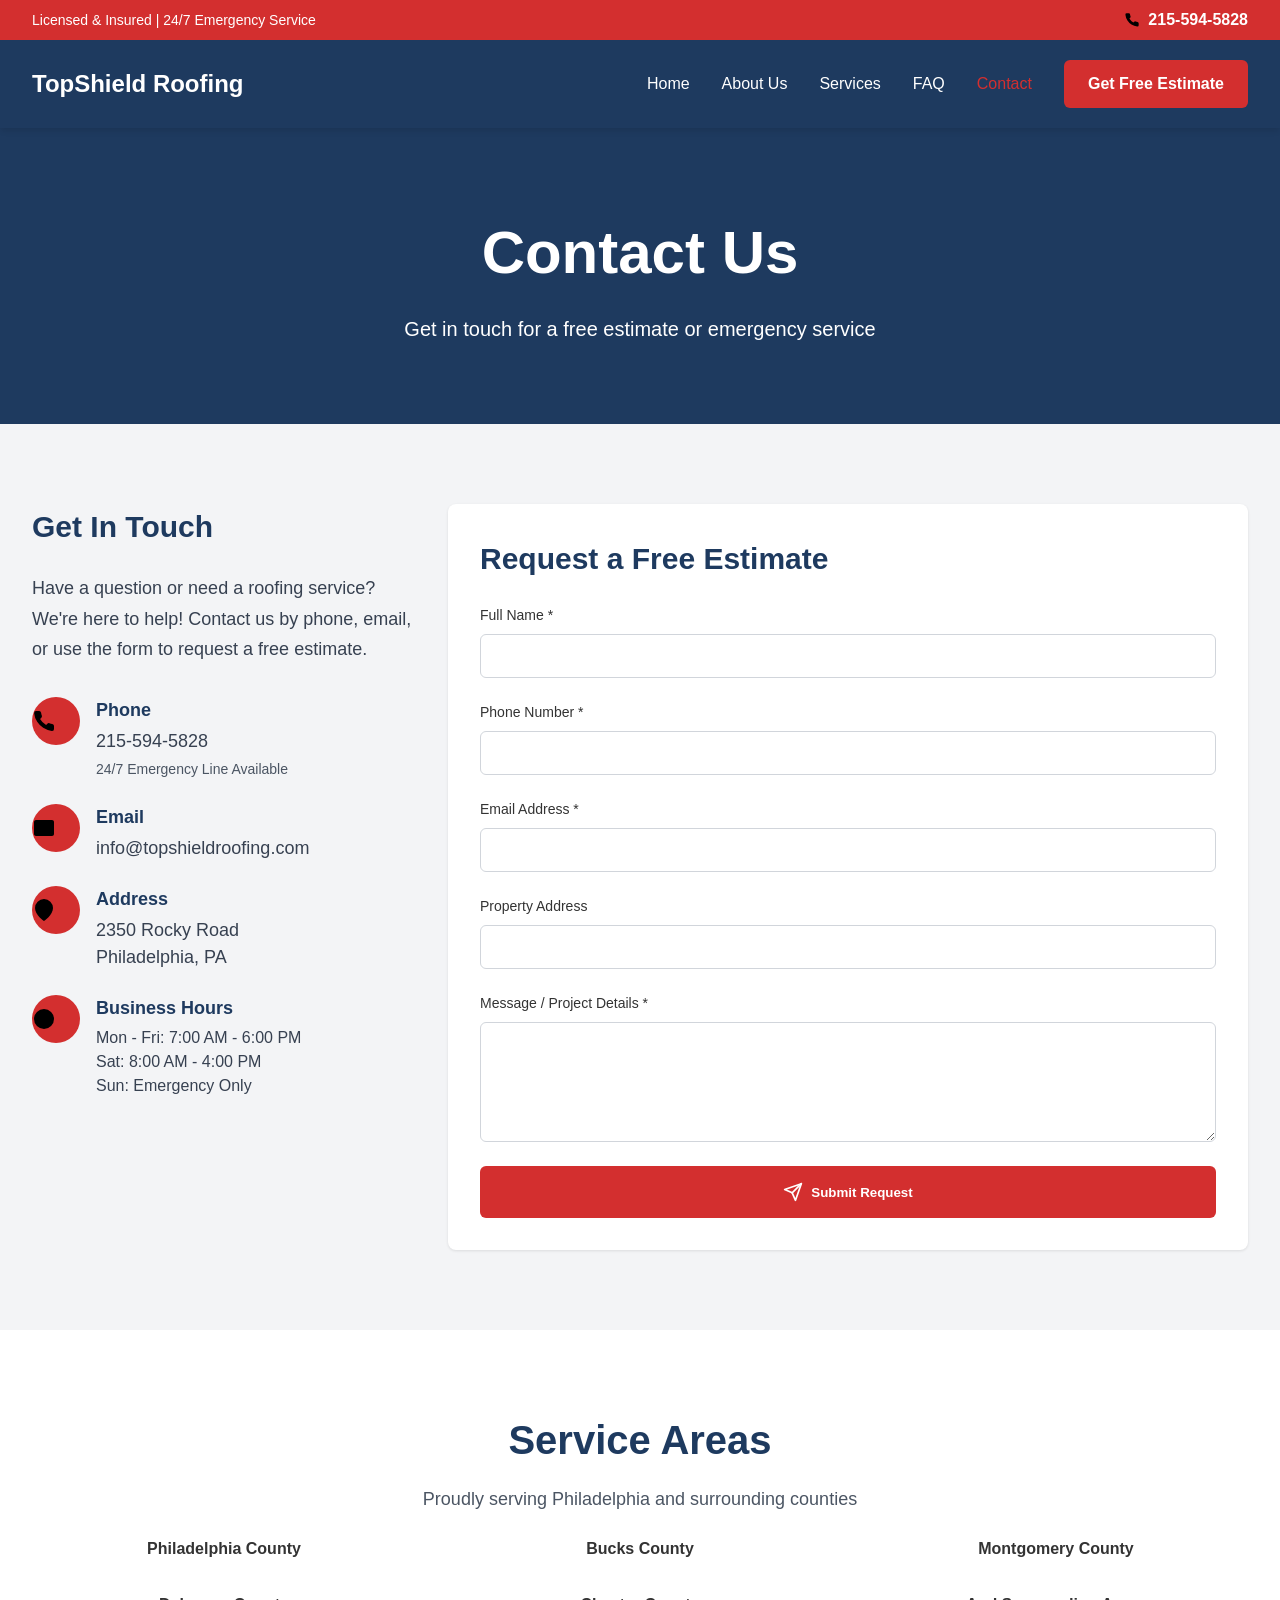
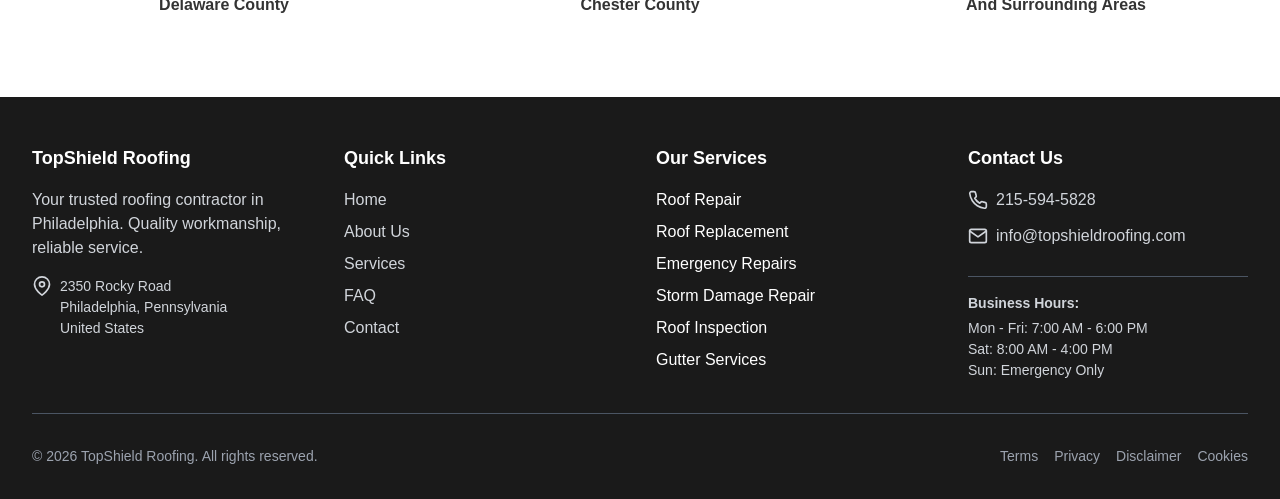
<file: contact.html>
<!DOCTYPE html>
<html lang="en">
<head>
  <meta charset="UTF-8">
  <meta name="viewport" content="width=device-width, initial-scale=1.0">
  <meta name="description" content="Contact TopShield Roofing for a free estimate. Call 215-594-5828 or fill out our form. Serving Philadelphia and surrounding areas.">
  <title>Contact Us - TopShield Roofing | Free Estimates</title>
  <link rel="stylesheet" href="styles.css">
</head>
<body>
  <header>
    <div class="top-bar">
      <div class="container">
        <div class="top-bar-left">Licensed & Insured | 24/7 Emergency Service</div>
        <a href="tel:215-594-5828" class="top-bar-right">
          <svg class="icon-sm" viewBox="0 0 24 24"><path d="M22 16.92v3a2 2 0 0 1-2.18 2 19.79 19.79 0 0 1-8.63-3.07 19.5 19.5 0 0 1-6-6 19.79 19.79 0 0 1-3.07-8.67A2 2 0 0 1 4.11 2h3a2 2 0 0 1 2 1.72 12.84 12.84 0 0 0 .7 2.81 2 2 0 0 1-.45 2.11L8.09 9.91a16 16 0 0 0 6 6l1.27-1.27a2 2 0 0 1 2.11-.45 12.84 12.84 0 0 0 2.81.7A2 2 0 0 1 22 16.92z"></path></svg>
          <span>215-594-5828</span>
        </a>
      </div>
    </div>
    <div class="main-nav">
      <div class="container">
        <a href="index.html" class="logo">TopShield Roofing</a>
        <nav class="desktop-nav">
          <a href="index.html" class="nav-link">Home</a>
          <a href="about.html" class="nav-link">About Us</a>
          <a href="services.html" class="nav-link">Services</a>
          <a href="faq.html" class="nav-link">FAQ</a>
          <a href="contact.html" class="nav-link">Contact</a>
          <a href="tel:215-594-5828" class="cta-button">Get Free Estimate</a>
        </nav>
        <button id="mobile-menu-button" class="mobile-menu-button">
          <svg id="menu-icon" class="icon-lg" viewBox="0 0 24 24"><line x1="3" y1="12" x2="21" y2="12"></line><line x1="3" y1="6" x2="21" y2="6"></line><line x1="3" y1="18" x2="21" y2="18"></line></svg>
          <svg id="close-icon" class="icon-lg" style="display: none;" viewBox="0 0 24 24"><line x1="18" y1="6" x2="6" y2="18"></line><line x1="6" y1="6" x2="18" y2="18"></line></svg>
        </button>
      </div>
    </div>
    <div id="mobile-menu" class="mobile-menu">
      <nav>
        <a href="index.html" class="nav-link">Home</a>
        <a href="about.html" class="nav-link">About Us</a>
        <a href="services.html" class="nav-link">Services</a>
        <a href="faq.html" class="nav-link">FAQ</a>
        <a href="contact.html" class="nav-link">Contact</a>
        <a href="tel:215-594-5828" class="cta-button">Get Free Estimate</a>
      </nav>
    </div>
  </header>

  <main>
    <section class="bg-primary" style="padding: 5rem 0;">
      <div class="container text-center">
        <h1 style="font-size: 3.75rem; font-weight: 700; margin-bottom: 1rem;">Contact Us</h1>
        <p style="font-size: 1.25rem;">Get in touch for a free estimate or emergency service</p>
      </div>
    </section>

    <section class="bg-gray">
      <div class="container">
        <div class="grid grid-cols-1 grid-cols-lg-3">
          <div style="grid-column: span 1;">
            <h2 style="font-size: 1.875rem; font-weight: 700; color: #1e3a5f; margin-bottom: 1.5rem;">Get In Touch</h2>
            <p style="font-size: 1.125rem; color: #374151; margin-bottom: 2rem; line-height: 1.7;">
              Have a question or need a roofing service? We're here to help! Contact us by phone, email, or use the form to request a free estimate.
            </p>

            <div style="display: flex; flex-direction: column; gap: 1.5rem;">
              <div style="display: flex; align-items: start; gap: 1rem;">
                <div style="background-color: #d32f2f; width: 3rem; height: 3rem; border-radius: 50%; display: flex; align-items: center; justify-center; flex-shrink: 0;">
                  <svg class="icon-lg" style="color: white;" viewBox="0 0 24 24"><path d="M22 16.92v3a2 2 0 0 1-2.18 2 19.79 19.79 0 0 1-8.63-3.07 19.5 19.5 0 0 1-6-6 19.79 19.79 0 0 1-3.07-8.67A2 2 0 0 1 4.11 2h3a2 2 0 0 1 2 1.72 12.84 12.84 0 0 0 .7 2.81 2 2 0 0 1-.45 2.11L8.09 9.91a16 16 0 0 0 6 6l1.27-1.27a2 2 0 0 1 2.11-.45 12.84 12.84 0 0 0 2.81.7A2 2 0 0 1 22 16.92z"></path></svg>
                </div>
                <div>
                  <h3 style="font-size: 1.125rem; font-weight: 700; color: #1e3a5f; margin-bottom: 0.25rem;">Phone</h3>
                  <a href="tel:215-594-5828" style="font-size: 1.125rem; color: #374151; display: block; margin-bottom: 0.25rem;">215-594-5828</a>
                  <p style="font-size: 0.875rem; color: #4b5563;">24/7 Emergency Line Available</p>
                </div>
              </div>

              <div style="display: flex; align-items: start; gap: 1rem;">
                <div style="background-color: #d32f2f; width: 3rem; height: 3rem; border-radius: 50%; display: flex; align-items: center; justify-center; flex-shrink: 0;">
                  <svg class="icon-lg" style="color: white;" viewBox="0 0 24 24"><path d="M4 4h16c1.1 0 2 .9 2 2v12c0 1.1-.9 2-2 2H4c-1.1 0-2-.9-2-2V6c0-1.1.9-2 2-2z"></path><polyline points="22,6 12,13 2,6"></polyline></svg>
                </div>
                <div>
                  <h3 style="font-size: 1.125rem; font-weight: 700; color: #1e3a5f; margin-bottom: 0.25rem;">Email</h3>
                  <a href="mailto:info@topshieldroofing.com" style="font-size: 1.125rem; color: #374151; display: block;">info@topshieldroofing.com</a>
                </div>
              </div>

              <div style="display: flex; align-items: start; gap: 1rem;">
                <div style="background-color: #d32f2f; width: 3rem; height: 3rem; border-radius: 50%; display: flex; align-items: center; justify-center; flex-shrink: 0;">
                  <svg class="icon-lg" style="color: white;" viewBox="0 0 24 24"><path d="M21 10c0 7-9 13-9 13s-9-6-9-13a9 9 0 0 1 18 0z"></path><circle cx="12" cy="10" r="3"></circle></svg>
                </div>
                <div>
                  <h3 style="font-size: 1.125rem; font-weight: 700; color: #1e3a5f; margin-bottom: 0.25rem;">Address</h3>
                  <p style="font-size: 1.125rem; color: #374151;">2350 Rocky Road<br>Philadelphia, PA</p>
                </div>
              </div>

              <div style="display: flex; align-items: start; gap: 1rem;">
                <div style="background-color: #d32f2f; width: 3rem; height: 3rem; border-radius: 50%; display: flex; align-items: center; justify-center; flex-shrink: 0;">
                  <svg class="icon-lg" style="color: white;" viewBox="0 0 24 24"><circle cx="12" cy="12" r="10"></circle><polyline points="12 6 12 12 16 14"></polyline></svg>
                </div>
                <div>
                  <h3 style="font-size: 1.125rem; font-weight: 700; color: #1e3a5f; margin-bottom: 0.25rem;">Business Hours</h3>
                  <p style="font-size: 1rem; color: #374151;">
                    Mon - Fri: 7:00 AM - 6:00 PM<br>
                    Sat: 8:00 AM - 4:00 PM<br>
                    Sun: Emergency Only
                  </p>
                </div>
              </div>
            </div>
          </div>

          <div style="grid-column: span 2;">
            <div style="background-color: white; padding: 2rem; border-radius: 0.5rem; box-shadow: 0 1px 3px rgba(0,0,0,0.1);">
              <h2 style="font-size: 1.875rem; font-weight: 700; color: #1e3a5f; margin-bottom: 1.5rem;">Request a Free Estimate</h2>
              <form id="contact-form" class="contact-form">
                <div class="form-group">
                  <label for="name" class="form-label">Full Name *</label>
                  <input type="text" id="name" name="name" required class="form-input">
                </div>
                <div class="form-group">
                  <label for="phone" class="form-label">Phone Number *</label>
                  <input type="tel" id="phone" name="phone" required class="form-input">
                </div>
                <div class="form-group">
                  <label for="email" class="form-label">Email Address *</label>
                  <input type="email" id="email" name="email" required class="form-input">
                </div>
                <div class="form-group">
                  <label for="address" class="form-label">Property Address</label>
                  <input type="text" id="address" name="address" class="form-input">
                </div>
                <div class="form-group">
                  <label for="message" class="form-label">Message / Project Details *</label>
                  <textarea id="message" name="message" required class="form-textarea"></textarea>
                </div>
                <button type="submit" class="form-button">
                  <svg class="icon" viewBox="0 0 24 24"><line x1="22" y1="2" x2="11" y2="13"></line><polygon points="22 2 15 22 11 13 2 9 22 2"></polygon></svg>
                  Submit Request
                </button>
              </form>
            </div>
          </div>
        </div>
      </div>
    </section>

    <section class="bg-white">
      <div class="container text-center">
        <h2 class="section-title">Service Areas</h2>
        <p style="font-size: 1.125rem; color: #4b5563; margin-bottom: 1.5rem;">
          Proudly serving Philadelphia and surrounding counties
        </p>
        <div class="grid grid-cols-1 grid-cols-md-3">
          <div><strong>Philadelphia County</strong></div>
          <div><strong>Bucks County</strong></div>
          <div><strong>Montgomery County</strong></div>
          <div><strong>Delaware County</strong></div>
          <div><strong>Chester County</strong></div>
          <div><strong>And Surrounding Areas</strong></div>
        </div>
      </div>
    </section>
  </main>

  <footer>
    <div class="container">
      <div class="footer-grid">
        <div>
          <h3 class="footer-title">TopShield Roofing</h3>
          <p style="color: #d1d5db; margin-bottom: 1rem;">Your trusted roofing contractor in Philadelphia. Quality workmanship, reliable service.</p>
          <div style="display: flex; gap: 0.5rem; align-items: start; font-size: 0.875rem; color: #d1d5db;">
            <svg class="icon" viewBox="0 0 24 24"><path d="M21 10c0 7-9 13-9 13s-9-6-9-13a9 9 0 0 1 18 0z"></path><circle cx="12" cy="10" r="3"></circle></svg>
            <div>2350 Rocky Road<br>Philadelphia, Pennsylvania<br>United States</div>
          </div>
        </div>
        <div>
          <h3 class="footer-title">Quick Links</h3>
          <ul class="footer-links">
            <li><a href="index.html">Home</a></li>
            <li><a href="about.html">About Us</a></li>
            <li><a href="services.html">Services</a></li>
            <li><a href="faq.html">FAQ</a></li>
            <li><a href="contact.html">Contact</a></li>
          </ul>
        </div>
        <div>
          <h3 class="footer-title">Our Services</h3>
          <ul class="footer-links">
            <li>Roof Repair</li>
            <li>Roof Replacement</li>
            <li>Emergency Repairs</li>
            <li>Storm Damage Repair</li>
            <li>Roof Inspection</li>
            <li>Gutter Services</li>
          </ul>
        </div>
        <div>
          <h3 class="footer-title">Contact Us</h3>
          <div style="display: flex; flex-direction: column; gap: 0.75rem; color: #d1d5db;">
            <a href="tel:215-594-5828" style="display: flex; align-items: center; gap: 0.5rem;">
              <svg class="icon" viewBox="0 0 24 24"><path d="M22 16.92v3a2 2 0 0 1-2.18 2 19.79 19.79 0 0 1-8.63-3.07 19.5 19.5 0 0 1-6-6 19.79 19.79 0 0 1-3.07-8.67A2 2 0 0 1 4.11 2h3a2 2 0 0 1 2 1.72 12.84 12.84 0 0 0 .7 2.81 2 2 0 0 1-.45 2.11L8.09 9.91a16 16 0 0 0 6 6l1.27-1.27a2 2 0 0 1 2.11-.45 12.84 12.84 0 0 0 2.81.7A2 2 0 0 1 22 16.92z"></path></svg>
              215-594-5828
            </a>
            <a href="mailto:info@topshieldroofing.com" style="display: flex; align-items: center; gap: 0.5rem;">
              <svg class="icon" viewBox="0 0 24 24"><path d="M4 4h16c1.1 0 2 .9 2 2v12c0 1.1-.9 2-2 2H4c-1.1 0-2-.9-2-2V6c0-1.1.9-2 2-2z"></path><polyline points="22,6 12,13 2,6"></polyline></svg>
              info@topshieldroofing.com
            </a>
            <div style="margin-top: 1rem; padding-top: 1rem; border-top: 1px solid #4b5563;">
              <p style="font-size: 0.875rem; font-weight: 600; margin-bottom: 0.25rem;">Business Hours:</p>
              <p style="font-size: 0.875rem;">Mon - Fri: 7:00 AM - 6:00 PM</p>
              <p style="font-size: 0.875rem;">Sat: 8:00 AM - 4:00 PM</p>
              <p style="font-size: 0.875rem;">Sun: Emergency Only</p>
            </div>
          </div>
        </div>
      </div>
      <div class="footer-bottom">
        <p style="font-size: 0.875rem; color: #9ca3af;">© 2026 TopShield Roofing. All rights reserved.</p>
        <div class="footer-legal">
          <a href="terms.html">Terms</a>
          <a href="privacy.html">Privacy</a>
          <a href="disclaimer.html">Disclaimer</a>
          <a href="cookie-policy.html">Cookies</a>
        </div>
      </div>
    </div>
  </footer>

  <a href="tel:215-594-5828" class="mobile-call-button">
    <svg class="icon-lg" viewBox="0 0 24 24"><path d="M22 16.92v3a2 2 0 0 1-2.18 2 19.79 19.79 0 0 1-8.63-3.07 19.5 19.5 0 0 1-6-6 19.79 19.79 0 0 1-3.07-8.67A2 2 0 0 1 4.11 2h3a2 2 0 0 1 2 1.72 12.84 12.84 0 0 0 .7 2.81 2 2 0 0 1-.45 2.11L8.09 9.91a16 16 0 0 0 6 6l1.27-1.27a2 2 0 0 1 2.11-.45 12.84 12.84 0 0 0 2.81.7A2 2 0 0 1 22 16.92z"></path></svg>
  </a>

  <script src="scripts.js"></script>
</body>
</html>
</file>
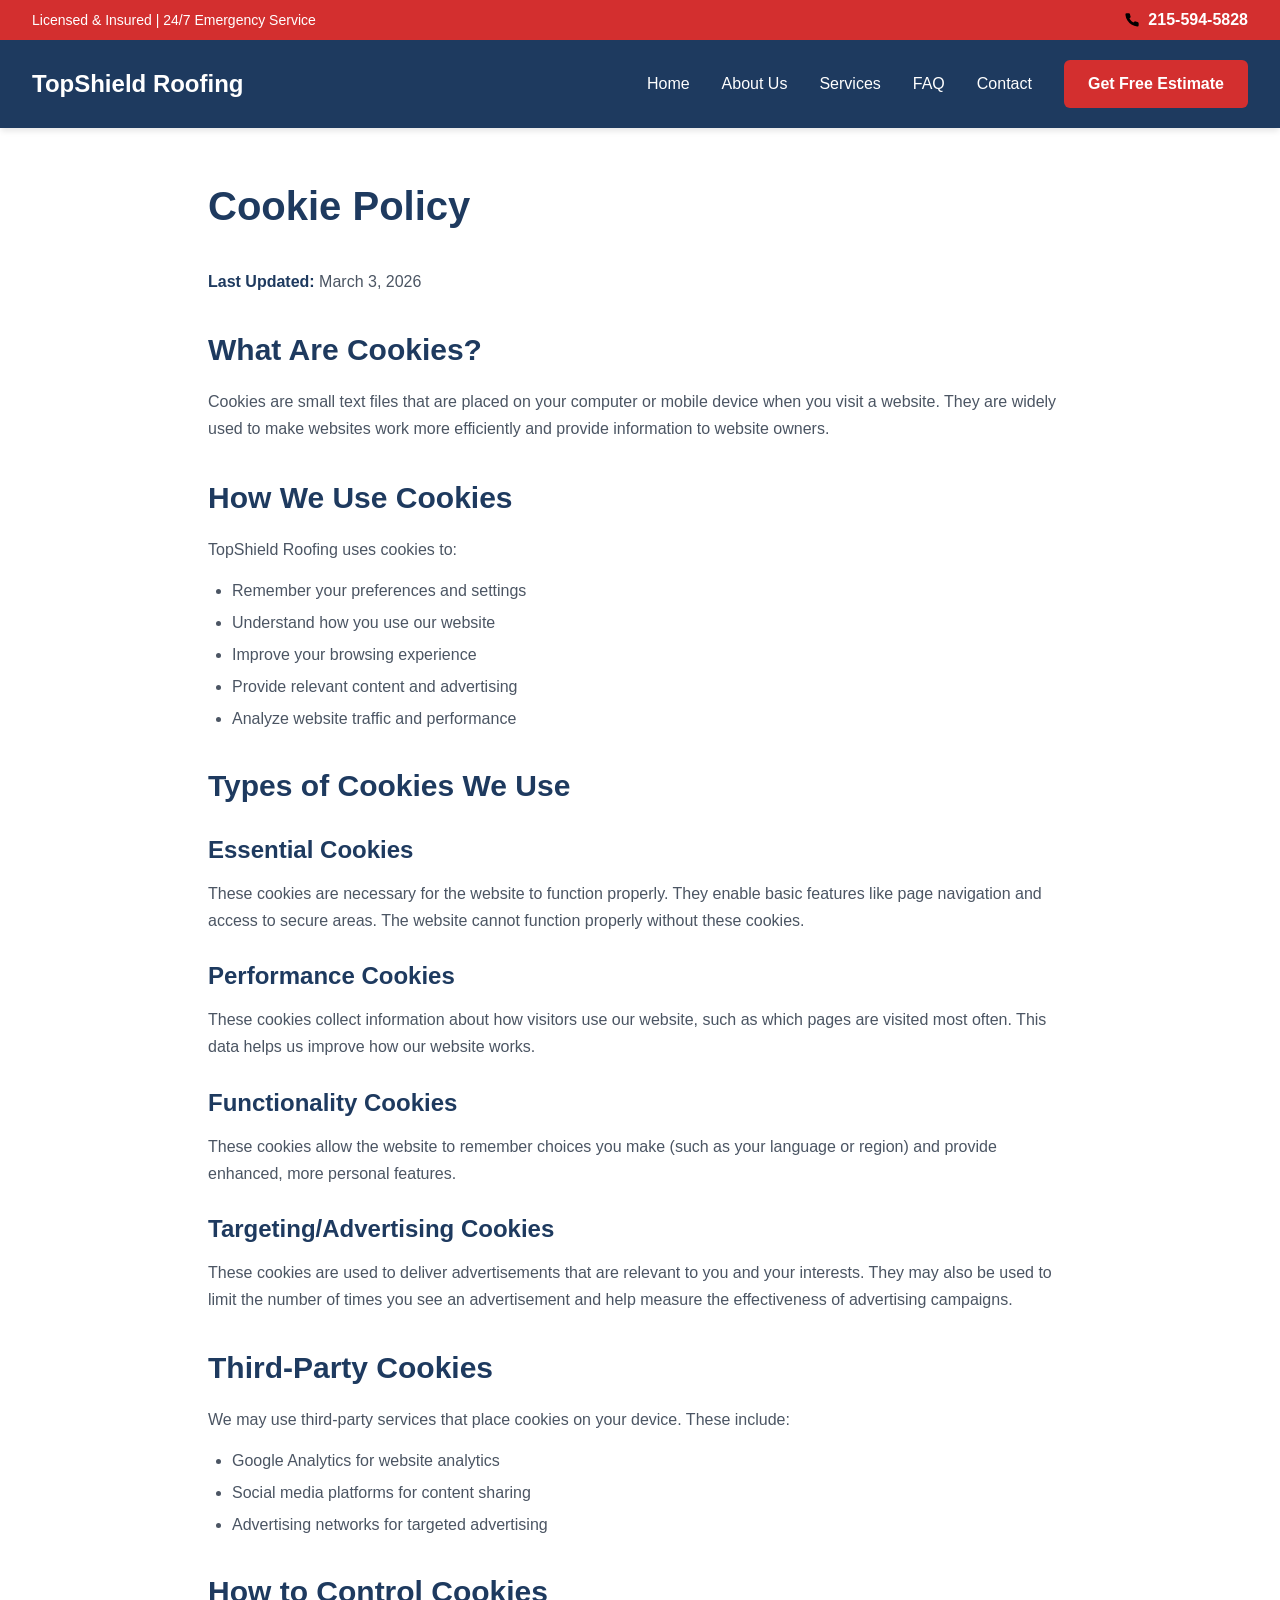
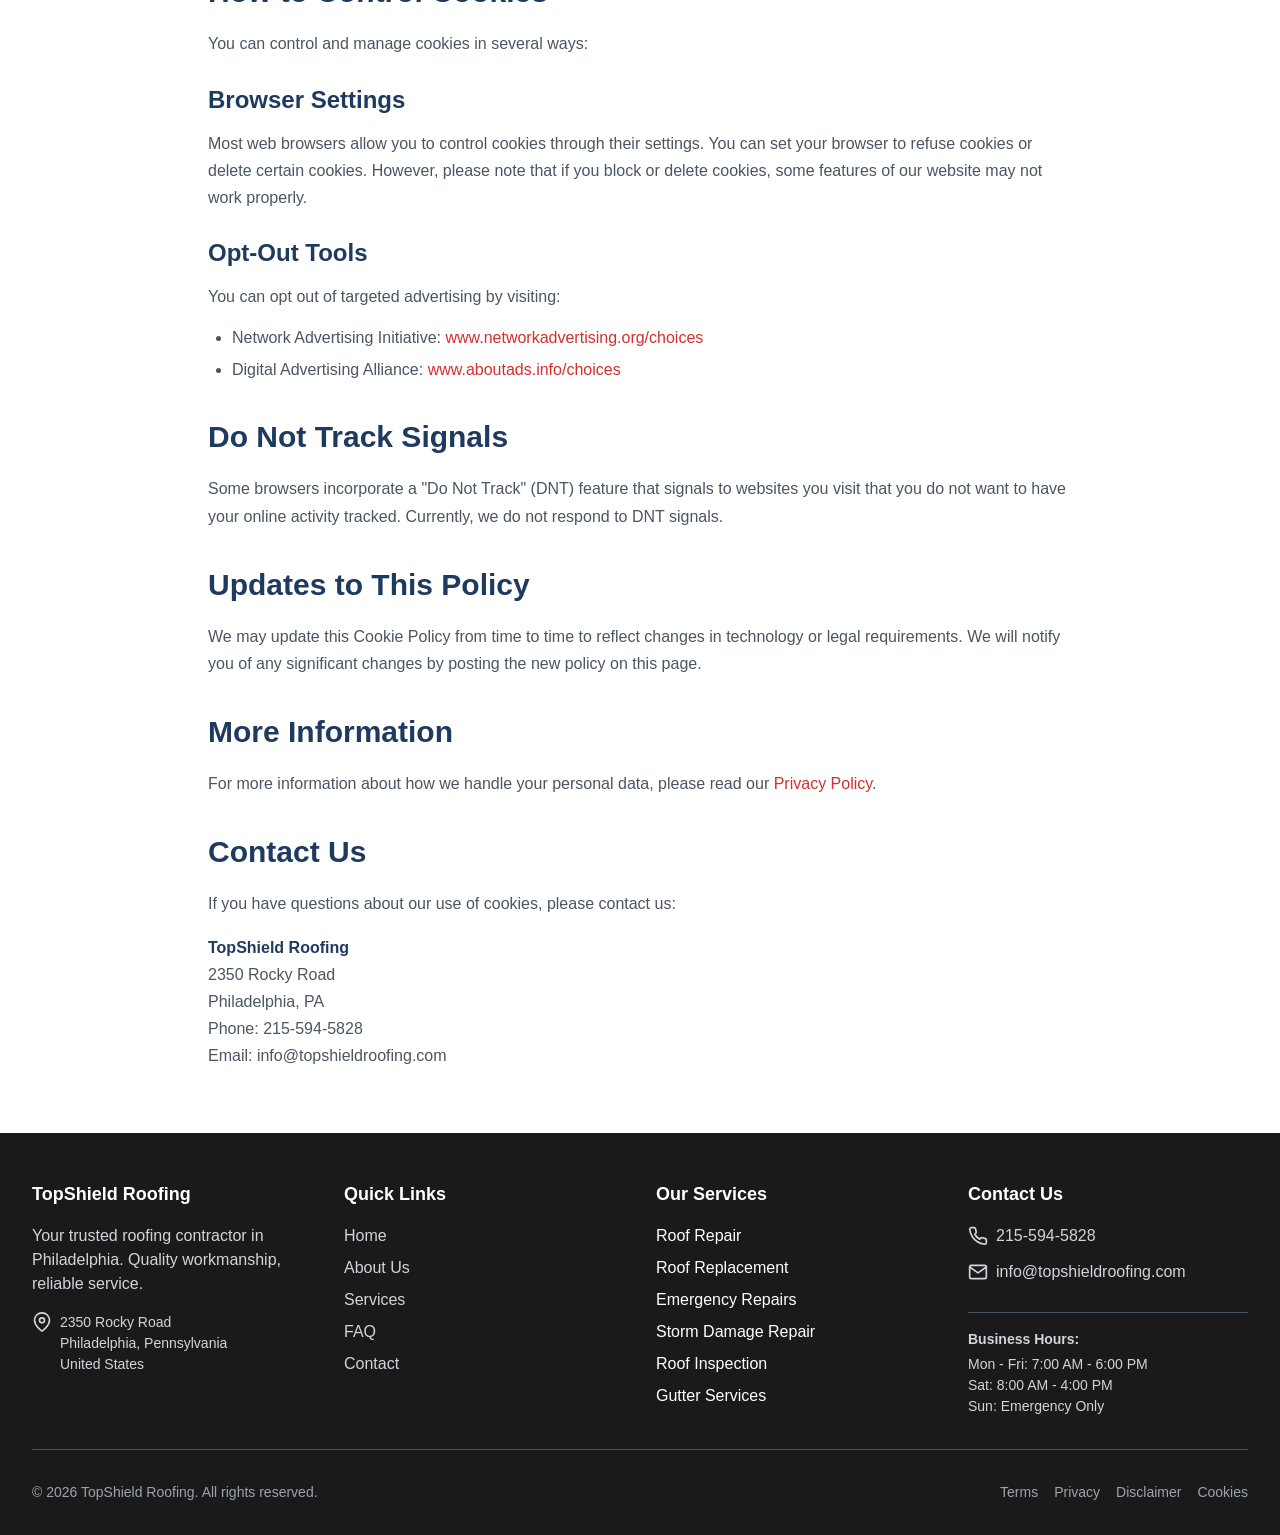
<file: cookie-policy.html>
<!DOCTYPE html>
<html lang="en">
<head>
  <meta charset="UTF-8">
  <meta name="viewport" content="width=device-width, initial-scale=1.0">
  <meta name="description" content="TopShield Roofing Cookie Policy - How we use cookies and similar technologies on our website.">
  <title>Cookie Policy - TopShield Roofing</title>
  <link rel="stylesheet" href="styles.css">
</head>
<body>
  <header>
    <div class="top-bar">
      <div class="container">
        <div class="top-bar-left">Licensed & Insured | 24/7 Emergency Service</div>
        <a href="tel:215-594-5828" class="top-bar-right">
          <svg class="icon-sm" viewBox="0 0 24 24"><path d="M22 16.92v3a2 2 0 0 1-2.18 2 19.79 19.79 0 0 1-8.63-3.07 19.5 19.5 0 0 1-6-6 19.79 19.79 0 0 1-3.07-8.67A2 2 0 0 1 4.11 2h3a2 2 0 0 1 2 1.72 12.84 12.84 0 0 0 .7 2.81 2 2 0 0 1-.45 2.11L8.09 9.91a16 16 0 0 0 6 6l1.27-1.27a2 2 0 0 1 2.11-.45 12.84 12.84 0 0 0 2.81.7A2 2 0 0 1 22 16.92z"></path></svg>
          <span>215-594-5828</span>
        </a>
      </div>
    </div>
    <div class="main-nav">
      <div class="container">
        <a href="index.html" class="logo">TopShield Roofing</a>
        <nav class="desktop-nav">
          <a href="index.html" class="nav-link">Home</a>
          <a href="about.html" class="nav-link">About Us</a>
          <a href="services.html" class="nav-link">Services</a>
          <a href="faq.html" class="nav-link">FAQ</a>
          <a href="contact.html" class="nav-link">Contact</a>
          <a href="tel:215-594-5828" class="cta-button">Get Free Estimate</a>
        </nav>
        <button id="mobile-menu-button" class="mobile-menu-button">
          <svg id="menu-icon" class="icon-lg" viewBox="0 0 24 24"><line x1="3" y1="12" x2="21" y2="12"></line><line x1="3" y1="6" x2="21" y2="6"></line><line x1="3" y1="18" x2="21" y2="18"></line></svg>
          <svg id="close-icon" class="icon-lg" style="display: none;" viewBox="0 0 24 24"><line x1="18" y1="6" x2="6" y2="18"></line><line x1="6" y1="6" x2="18" y2="18"></line></svg>
        </button>
      </div>
    </div>
    <div id="mobile-menu" class="mobile-menu">
      <nav>
        <a href="index.html" class="nav-link">Home</a>
        <a href="about.html" class="nav-link">About Us</a>
        <a href="services.html" class="nav-link">Services</a>
        <a href="faq.html" class="nav-link">FAQ</a>
        <a href="contact.html" class="nav-link">Contact</a>
        <a href="tel:215-594-5828" class="cta-button">Get Free Estimate</a>
      </nav>
    </div>
  </header>

  <main>
    <div class="legal-content">
      <h1>Cookie Policy</h1>
      <p><strong>Last Updated:</strong> March 3, 2026</p>

      <h2>What Are Cookies?</h2>
      <p>Cookies are small text files that are placed on your computer or mobile device when you visit a website. They are widely used to make websites work more efficiently and provide information to website owners.</p>

      <h2>How We Use Cookies</h2>
      <p>TopShield Roofing uses cookies to:</p>
      <ul>
        <li>Remember your preferences and settings</li>
        <li>Understand how you use our website</li>
        <li>Improve your browsing experience</li>
        <li>Provide relevant content and advertising</li>
        <li>Analyze website traffic and performance</li>
      </ul>

      <h2>Types of Cookies We Use</h2>
      
      <h3>Essential Cookies</h3>
      <p>These cookies are necessary for the website to function properly. They enable basic features like page navigation and access to secure areas. The website cannot function properly without these cookies.</p>

      <h3>Performance Cookies</h3>
      <p>These cookies collect information about how visitors use our website, such as which pages are visited most often. This data helps us improve how our website works.</p>

      <h3>Functionality Cookies</h3>
      <p>These cookies allow the website to remember choices you make (such as your language or region) and provide enhanced, more personal features.</p>

      <h3>Targeting/Advertising Cookies</h3>
      <p>These cookies are used to deliver advertisements that are relevant to you and your interests. They may also be used to limit the number of times you see an advertisement and help measure the effectiveness of advertising campaigns.</p>

      <h2>Third-Party Cookies</h2>
      <p>We may use third-party services that place cookies on your device. These include:</p>
      <ul>
        <li>Google Analytics for website analytics</li>
        <li>Social media platforms for content sharing</li>
        <li>Advertising networks for targeted advertising</li>
      </ul>

      <h2>How to Control Cookies</h2>
      <p>You can control and manage cookies in several ways:</p>
      
      <h3>Browser Settings</h3>
      <p>Most web browsers allow you to control cookies through their settings. You can set your browser to refuse cookies or delete certain cookies. However, please note that if you block or delete cookies, some features of our website may not work properly.</p>

      <h3>Opt-Out Tools</h3>
      <p>You can opt out of targeted advertising by visiting:</p>
      <ul>
        <li>Network Advertising Initiative: <a href="http://www.networkadvertising.org/choices/" style="color: #d32f2f;" target="_blank" rel="noopener noreferrer">www.networkadvertising.org/choices</a></li>
        <li>Digital Advertising Alliance: <a href="http://www.aboutads.info/choices/" style="color: #d32f2f;" target="_blank" rel="noopener noreferrer">www.aboutads.info/choices</a></li>
      </ul>

      <h2>Do Not Track Signals</h2>
      <p>Some browsers incorporate a "Do Not Track" (DNT) feature that signals to websites you visit that you do not want to have your online activity tracked. Currently, we do not respond to DNT signals.</p>

      <h2>Updates to This Policy</h2>
      <p>We may update this Cookie Policy from time to time to reflect changes in technology or legal requirements. We will notify you of any significant changes by posting the new policy on this page.</p>

      <h2>More Information</h2>
      <p>For more information about how we handle your personal data, please read our <a href="privacy.html" style="color: #d32f2f;">Privacy Policy</a>.</p>

      <h2>Contact Us</h2>
      <p>If you have questions about our use of cookies, please contact us:</p>
      <p>
        <strong>TopShield Roofing</strong><br>
        2350 Rocky Road<br>
        Philadelphia, PA<br>
        Phone: 215-594-5828<br>
        Email: info@topshieldroofing.com
      </p>
    </div>
  </main>

  <footer>
    <div class="container">
      <div class="footer-grid">
        <div>
          <h3 class="footer-title">TopShield Roofing</h3>
          <p style="color: #d1d5db; margin-bottom: 1rem;">Your trusted roofing contractor in Philadelphia. Quality workmanship, reliable service.</p>
          <div style="display: flex; gap: 0.5rem; align-items: start; font-size: 0.875rem; color: #d1d5db;">
            <svg class="icon" viewBox="0 0 24 24"><path d="M21 10c0 7-9 13-9 13s-9-6-9-13a9 9 0 0 1 18 0z"></path><circle cx="12" cy="10" r="3"></circle></svg>
            <div>2350 Rocky Road<br>Philadelphia, Pennsylvania<br>United States</div>
          </div>
        </div>
        <div>
          <h3 class="footer-title">Quick Links</h3>
          <ul class="footer-links">
            <li><a href="index.html">Home</a></li>
            <li><a href="about.html">About Us</a></li>
            <li><a href="services.html">Services</a></li>
            <li><a href="faq.html">FAQ</a></li>
            <li><a href="contact.html">Contact</a></li>
          </ul>
        </div>
        <div>
          <h3 class="footer-title">Our Services</h3>
          <ul class="footer-links">
            <li>Roof Repair</li>
            <li>Roof Replacement</li>
            <li>Emergency Repairs</li>
            <li>Storm Damage Repair</li>
            <li>Roof Inspection</li>
            <li>Gutter Services</li>
          </ul>
        </div>
        <div>
          <h3 class="footer-title">Contact Us</h3>
          <div style="display: flex; flex-direction: column; gap: 0.75rem; color: #d1d5db;">
            <a href="tel:215-594-5828" style="display: flex; align-items: center; gap: 0.5rem;">
              <svg class="icon" viewBox="0 0 24 24"><path d="M22 16.92v3a2 2 0 0 1-2.18 2 19.79 19.79 0 0 1-8.63-3.07 19.5 19.5 0 0 1-6-6 19.79 19.79 0 0 1-3.07-8.67A2 2 0 0 1 4.11 2h3a2 2 0 0 1 2 1.72 12.84 12.84 0 0 0 .7 2.81 2 2 0 0 1-.45 2.11L8.09 9.91a16 16 0 0 0 6 6l1.27-1.27a2 2 0 0 1 2.11-.45 12.84 12.84 0 0 0 2.81.7A2 2 0 0 1 22 16.92z"></path></svg>
              215-594-5828
            </a>
            <a href="mailto:info@topshieldroofing.com" style="display: flex; align-items: center; gap: 0.5rem;">
              <svg class="icon" viewBox="0 0 24 24"><path d="M4 4h16c1.1 0 2 .9 2 2v12c0 1.1-.9 2-2 2H4c-1.1 0-2-.9-2-2V6c0-1.1.9-2 2-2z"></path><polyline points="22,6 12,13 2,6"></polyline></svg>
              info@topshieldroofing.com
            </a>
            <div style="margin-top: 1rem; padding-top: 1rem; border-top: 1px solid #4b5563;">
              <p style="font-size: 0.875rem; font-weight: 600; margin-bottom: 0.25rem;">Business Hours:</p>
              <p style="font-size: 0.875rem;">Mon - Fri: 7:00 AM - 6:00 PM</p>
              <p style="font-size: 0.875rem;">Sat: 8:00 AM - 4:00 PM</p>
              <p style="font-size: 0.875rem;">Sun: Emergency Only</p>
            </div>
          </div>
        </div>
      </div>
      <div class="footer-bottom">
        <p style="font-size: 0.875rem; color: #9ca3af;">© 2026 TopShield Roofing. All rights reserved.</p>
        <div class="footer-legal">
          <a href="terms.html">Terms</a>
          <a href="privacy.html">Privacy</a>
          <a href="disclaimer.html">Disclaimer</a>
          <a href="cookie-policy.html">Cookies</a>
        </div>
      </div>
    </div>
  </footer>

  <a href="tel:215-594-5828" class="mobile-call-button">
    <svg class="icon-lg" viewBox="0 0 24 24"><path d="M22 16.92v3a2 2 0 0 1-2.18 2 19.79 19.79 0 0 1-8.63-3.07 19.5 19.5 0 0 1-6-6 19.79 19.79 0 0 1-3.07-8.67A2 2 0 0 1 4.11 2h3a2 2 0 0 1 2 1.72 12.84 12.84 0 0 0 .7 2.81 2 2 0 0 1-.45 2.11L8.09 9.91a16 16 0 0 0 6 6l1.27-1.27a2 2 0 0 1 2.11-.45 12.84 12.84 0 0 0 2.81.7A2 2 0 0 1 22 16.92z"></path></svg>
  </a>

  <script src="scripts.js"></script>
</body>
</html>
</file>
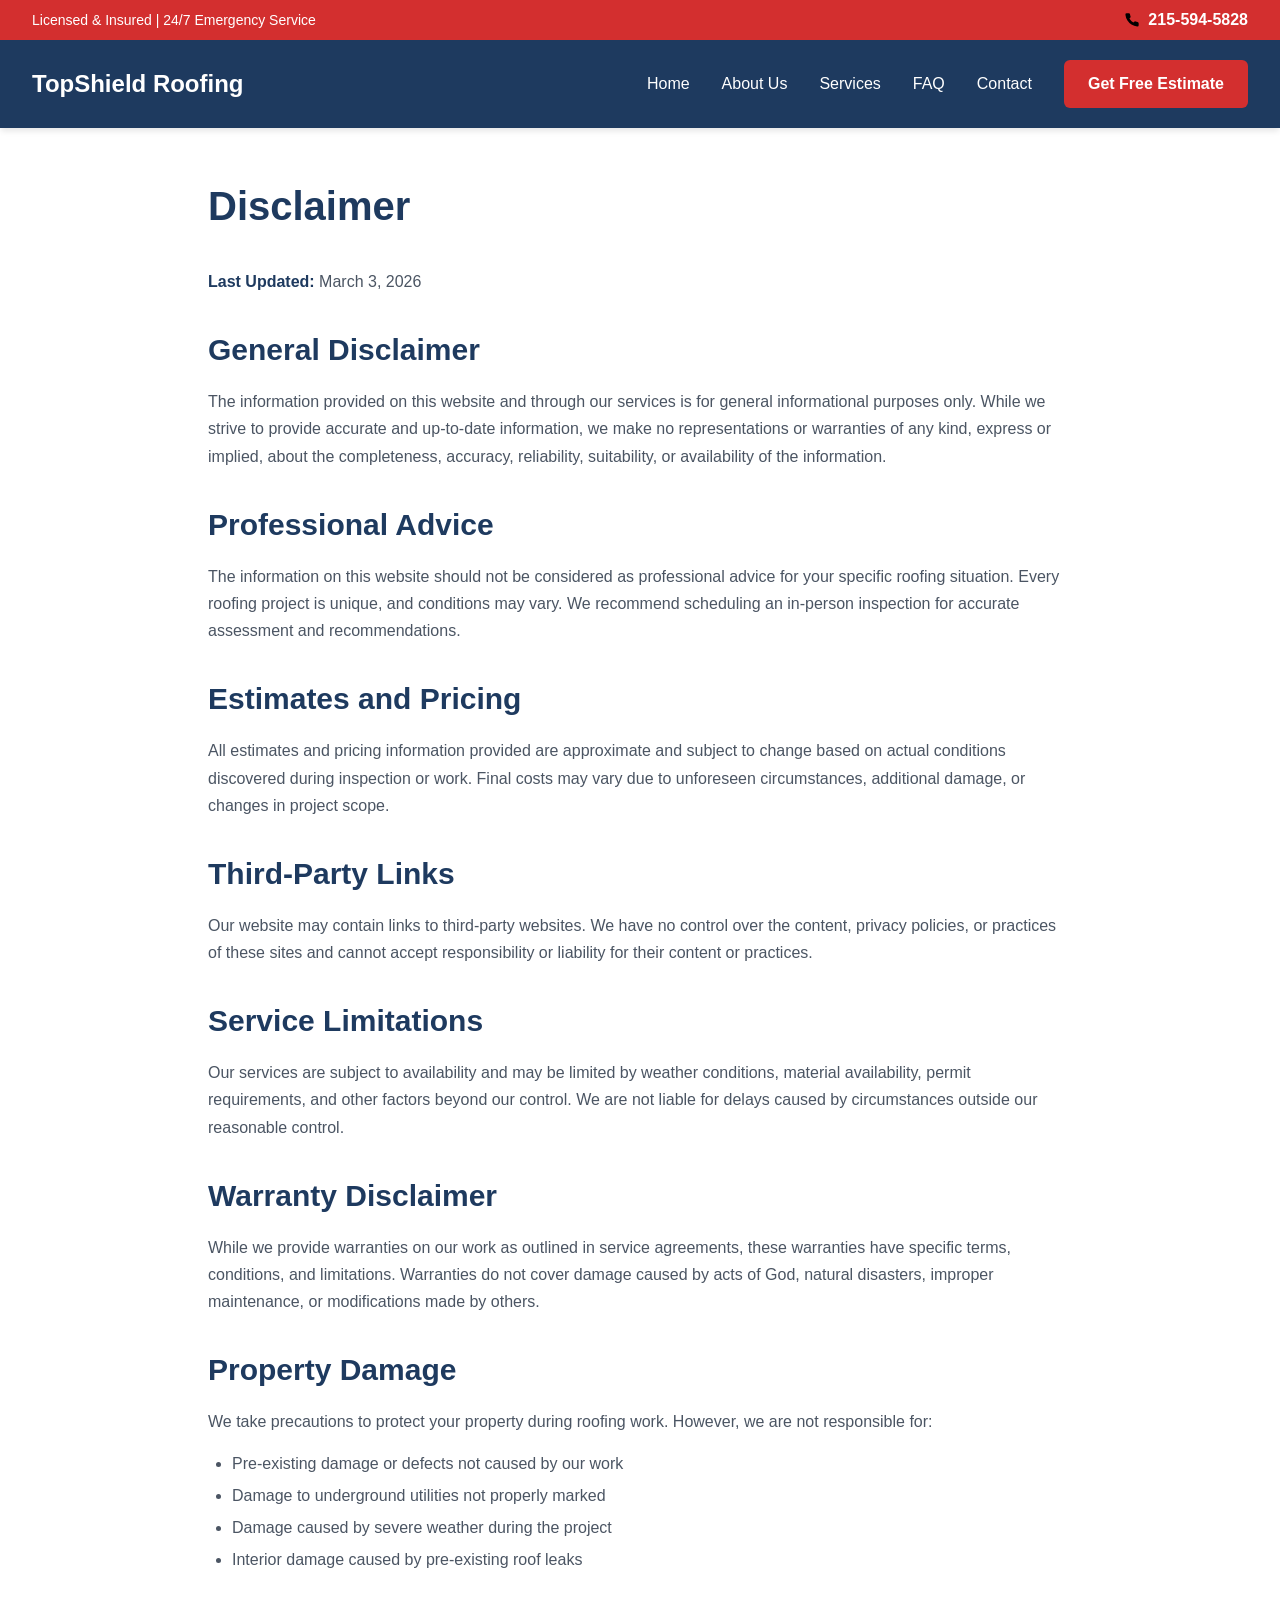
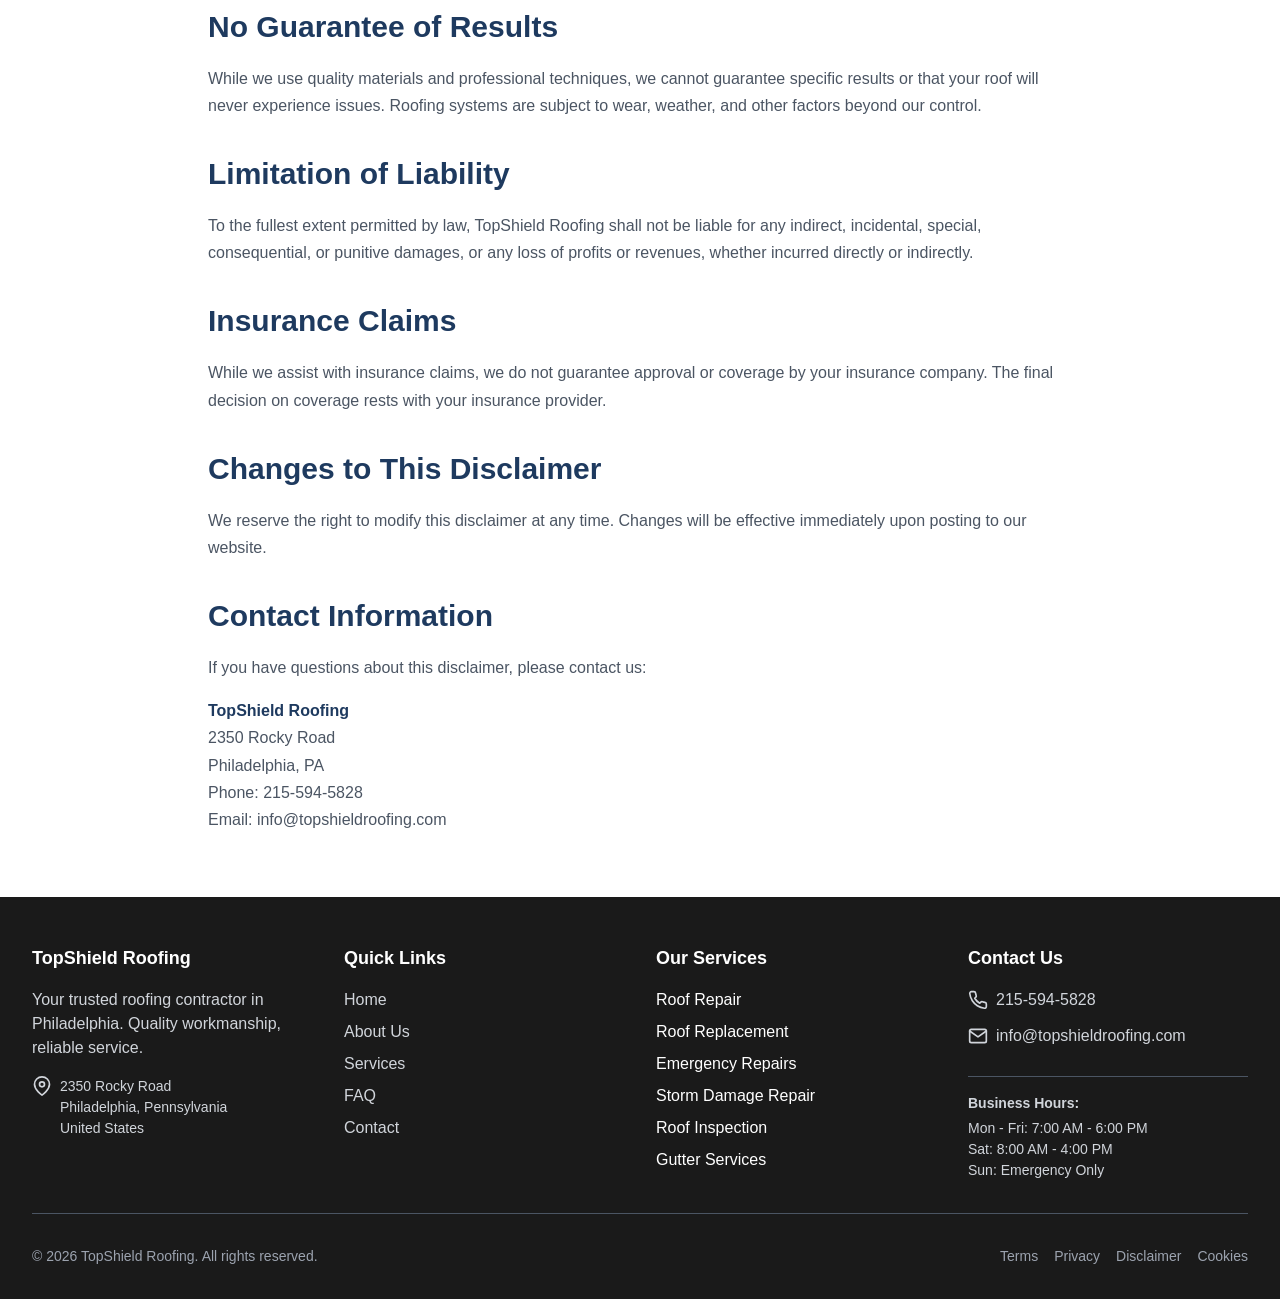
<file: disclaimer.html>
<!DOCTYPE html>
<html lang="en">
<head>
  <meta charset="UTF-8">
  <meta name="viewport" content="width=device-width, initial-scale=1.0">
  <meta name="description" content="TopShield Roofing Disclaimer - Important information about our services and liability.">
  <title>Disclaimer - TopShield Roofing</title>
  <link rel="stylesheet" href="styles.css">
</head>
<body>
  <header>
    <div class="top-bar">
      <div class="container">
        <div class="top-bar-left">Licensed & Insured | 24/7 Emergency Service</div>
        <a href="tel:215-594-5828" class="top-bar-right">
          <svg class="icon-sm" viewBox="0 0 24 24"><path d="M22 16.92v3a2 2 0 0 1-2.18 2 19.79 19.79 0 0 1-8.63-3.07 19.5 19.5 0 0 1-6-6 19.79 19.79 0 0 1-3.07-8.67A2 2 0 0 1 4.11 2h3a2 2 0 0 1 2 1.72 12.84 12.84 0 0 0 .7 2.81 2 2 0 0 1-.45 2.11L8.09 9.91a16 16 0 0 0 6 6l1.27-1.27a2 2 0 0 1 2.11-.45 12.84 12.84 0 0 0 2.81.7A2 2 0 0 1 22 16.92z"></path></svg>
          <span>215-594-5828</span>
        </a>
      </div>
    </div>
    <div class="main-nav">
      <div class="container">
        <a href="index.html" class="logo">TopShield Roofing</a>
        <nav class="desktop-nav">
          <a href="index.html" class="nav-link">Home</a>
          <a href="about.html" class="nav-link">About Us</a>
          <a href="services.html" class="nav-link">Services</a>
          <a href="faq.html" class="nav-link">FAQ</a>
          <a href="contact.html" class="nav-link">Contact</a>
          <a href="tel:215-594-5828" class="cta-button">Get Free Estimate</a>
        </nav>
        <button id="mobile-menu-button" class="mobile-menu-button">
          <svg id="menu-icon" class="icon-lg" viewBox="0 0 24 24"><line x1="3" y1="12" x2="21" y2="12"></line><line x1="3" y1="6" x2="21" y2="6"></line><line x1="3" y1="18" x2="21" y2="18"></line></svg>
          <svg id="close-icon" class="icon-lg" style="display: none;" viewBox="0 0 24 24"><line x1="18" y1="6" x2="6" y2="18"></line><line x1="6" y1="6" x2="18" y2="18"></line></svg>
        </button>
      </div>
    </div>
    <div id="mobile-menu" class="mobile-menu">
      <nav>
        <a href="index.html" class="nav-link">Home</a>
        <a href="about.html" class="nav-link">About Us</a>
        <a href="services.html" class="nav-link">Services</a>
        <a href="faq.html" class="nav-link">FAQ</a>
        <a href="contact.html" class="nav-link">Contact</a>
        <a href="tel:215-594-5828" class="cta-button">Get Free Estimate</a>
      </nav>
    </div>
  </header>

  <main>
    <div class="legal-content">
      <h1>Disclaimer</h1>
      <p><strong>Last Updated:</strong> March 3, 2026</p>

      <h2>General Disclaimer</h2>
      <p>The information provided on this website and through our services is for general informational purposes only. While we strive to provide accurate and up-to-date information, we make no representations or warranties of any kind, express or implied, about the completeness, accuracy, reliability, suitability, or availability of the information.</p>

      <h2>Professional Advice</h2>
      <p>The information on this website should not be considered as professional advice for your specific roofing situation. Every roofing project is unique, and conditions may vary. We recommend scheduling an in-person inspection for accurate assessment and recommendations.</p>

      <h2>Estimates and Pricing</h2>
      <p>All estimates and pricing information provided are approximate and subject to change based on actual conditions discovered during inspection or work. Final costs may vary due to unforeseen circumstances, additional damage, or changes in project scope.</p>

      <h2>Third-Party Links</h2>
      <p>Our website may contain links to third-party websites. We have no control over the content, privacy policies, or practices of these sites and cannot accept responsibility or liability for their content or practices.</p>

      <h2>Service Limitations</h2>
      <p>Our services are subject to availability and may be limited by weather conditions, material availability, permit requirements, and other factors beyond our control. We are not liable for delays caused by circumstances outside our reasonable control.</p>

      <h2>Warranty Disclaimer</h2>
      <p>While we provide warranties on our work as outlined in service agreements, these warranties have specific terms, conditions, and limitations. Warranties do not cover damage caused by acts of God, natural disasters, improper maintenance, or modifications made by others.</p>

      <h2>Property Damage</h2>
      <p>We take precautions to protect your property during roofing work. However, we are not responsible for:</p>
      <ul>
        <li>Pre-existing damage or defects not caused by our work</li>
        <li>Damage to underground utilities not properly marked</li>
        <li>Damage caused by severe weather during the project</li>
        <li>Interior damage caused by pre-existing roof leaks</li>
      </ul>

      <h2>No Guarantee of Results</h2>
      <p>While we use quality materials and professional techniques, we cannot guarantee specific results or that your roof will never experience issues. Roofing systems are subject to wear, weather, and other factors beyond our control.</p>

      <h2>Limitation of Liability</h2>
      <p>To the fullest extent permitted by law, TopShield Roofing shall not be liable for any indirect, incidental, special, consequential, or punitive damages, or any loss of profits or revenues, whether incurred directly or indirectly.</p>

      <h2>Insurance Claims</h2>
      <p>While we assist with insurance claims, we do not guarantee approval or coverage by your insurance company. The final decision on coverage rests with your insurance provider.</p>

      <h2>Changes to This Disclaimer</h2>
      <p>We reserve the right to modify this disclaimer at any time. Changes will be effective immediately upon posting to our website.</p>

      <h2>Contact Information</h2>
      <p>If you have questions about this disclaimer, please contact us:</p>
      <p>
        <strong>TopShield Roofing</strong><br>
        2350 Rocky Road<br>
        Philadelphia, PA<br>
        Phone: 215-594-5828<br>
        Email: info@topshieldroofing.com
      </p>
    </div>
  </main>

  <footer>
    <div class="container">
      <div class="footer-grid">
        <div>
          <h3 class="footer-title">TopShield Roofing</h3>
          <p style="color: #d1d5db; margin-bottom: 1rem;">Your trusted roofing contractor in Philadelphia. Quality workmanship, reliable service.</p>
          <div style="display: flex; gap: 0.5rem; align-items: start; font-size: 0.875rem; color: #d1d5db;">
            <svg class="icon" viewBox="0 0 24 24"><path d="M21 10c0 7-9 13-9 13s-9-6-9-13a9 9 0 0 1 18 0z"></path><circle cx="12" cy="10" r="3"></circle></svg>
            <div>2350 Rocky Road<br>Philadelphia, Pennsylvania<br>United States</div>
          </div>
        </div>
        <div>
          <h3 class="footer-title">Quick Links</h3>
          <ul class="footer-links">
            <li><a href="index.html">Home</a></li>
            <li><a href="about.html">About Us</a></li>
            <li><a href="services.html">Services</a></li>
            <li><a href="faq.html">FAQ</a></li>
            <li><a href="contact.html">Contact</a></li>
          </ul>
        </div>
        <div>
          <h3 class="footer-title">Our Services</h3>
          <ul class="footer-links">
            <li>Roof Repair</li>
            <li>Roof Replacement</li>
            <li>Emergency Repairs</li>
            <li>Storm Damage Repair</li>
            <li>Roof Inspection</li>
            <li>Gutter Services</li>
          </ul>
        </div>
        <div>
          <h3 class="footer-title">Contact Us</h3>
          <div style="display: flex; flex-direction: column; gap: 0.75rem; color: #d1d5db;">
            <a href="tel:215-594-5828" style="display: flex; align-items: center; gap: 0.5rem;">
              <svg class="icon" viewBox="0 0 24 24"><path d="M22 16.92v3a2 2 0 0 1-2.18 2 19.79 19.79 0 0 1-8.63-3.07 19.5 19.5 0 0 1-6-6 19.79 19.79 0 0 1-3.07-8.67A2 2 0 0 1 4.11 2h3a2 2 0 0 1 2 1.72 12.84 12.84 0 0 0 .7 2.81 2 2 0 0 1-.45 2.11L8.09 9.91a16 16 0 0 0 6 6l1.27-1.27a2 2 0 0 1 2.11-.45 12.84 12.84 0 0 0 2.81.7A2 2 0 0 1 22 16.92z"></path></svg>
              215-594-5828
            </a>
            <a href="mailto:info@topshieldroofing.com" style="display: flex; align-items: center; gap: 0.5rem;">
              <svg class="icon" viewBox="0 0 24 24"><path d="M4 4h16c1.1 0 2 .9 2 2v12c0 1.1-.9 2-2 2H4c-1.1 0-2-.9-2-2V6c0-1.1.9-2 2-2z"></path><polyline points="22,6 12,13 2,6"></polyline></svg>
              info@topshieldroofing.com
            </a>
            <div style="margin-top: 1rem; padding-top: 1rem; border-top: 1px solid #4b5563;">
              <p style="font-size: 0.875rem; font-weight: 600; margin-bottom: 0.25rem;">Business Hours:</p>
              <p style="font-size: 0.875rem;">Mon - Fri: 7:00 AM - 6:00 PM</p>
              <p style="font-size: 0.875rem;">Sat: 8:00 AM - 4:00 PM</p>
              <p style="font-size: 0.875rem;">Sun: Emergency Only</p>
            </div>
          </div>
        </div>
      </div>
      <div class="footer-bottom">
        <p style="font-size: 0.875rem; color: #9ca3af;">© 2026 TopShield Roofing. All rights reserved.</p>
        <div class="footer-legal">
          <a href="terms.html">Terms</a>
          <a href="privacy.html">Privacy</a>
          <a href="disclaimer.html">Disclaimer</a>
          <a href="cookie-policy.html">Cookies</a>
        </div>
      </div>
    </div>
  </footer>

  <a href="tel:215-594-5828" class="mobile-call-button">
    <svg class="icon-lg" viewBox="0 0 24 24"><path d="M22 16.92v3a2 2 0 0 1-2.18 2 19.79 19.79 0 0 1-8.63-3.07 19.5 19.5 0 0 1-6-6 19.79 19.79 0 0 1-3.07-8.67A2 2 0 0 1 4.11 2h3a2 2 0 0 1 2 1.72 12.84 12.84 0 0 0 .7 2.81 2 2 0 0 1-.45 2.11L8.09 9.91a16 16 0 0 0 6 6l1.27-1.27a2 2 0 0 1 2.11-.45 12.84 12.84 0 0 0 2.81.7A2 2 0 0 1 22 16.92z"></path></svg>
  </a>

  <script src="scripts.js"></script>
</body>
</html>
</file>
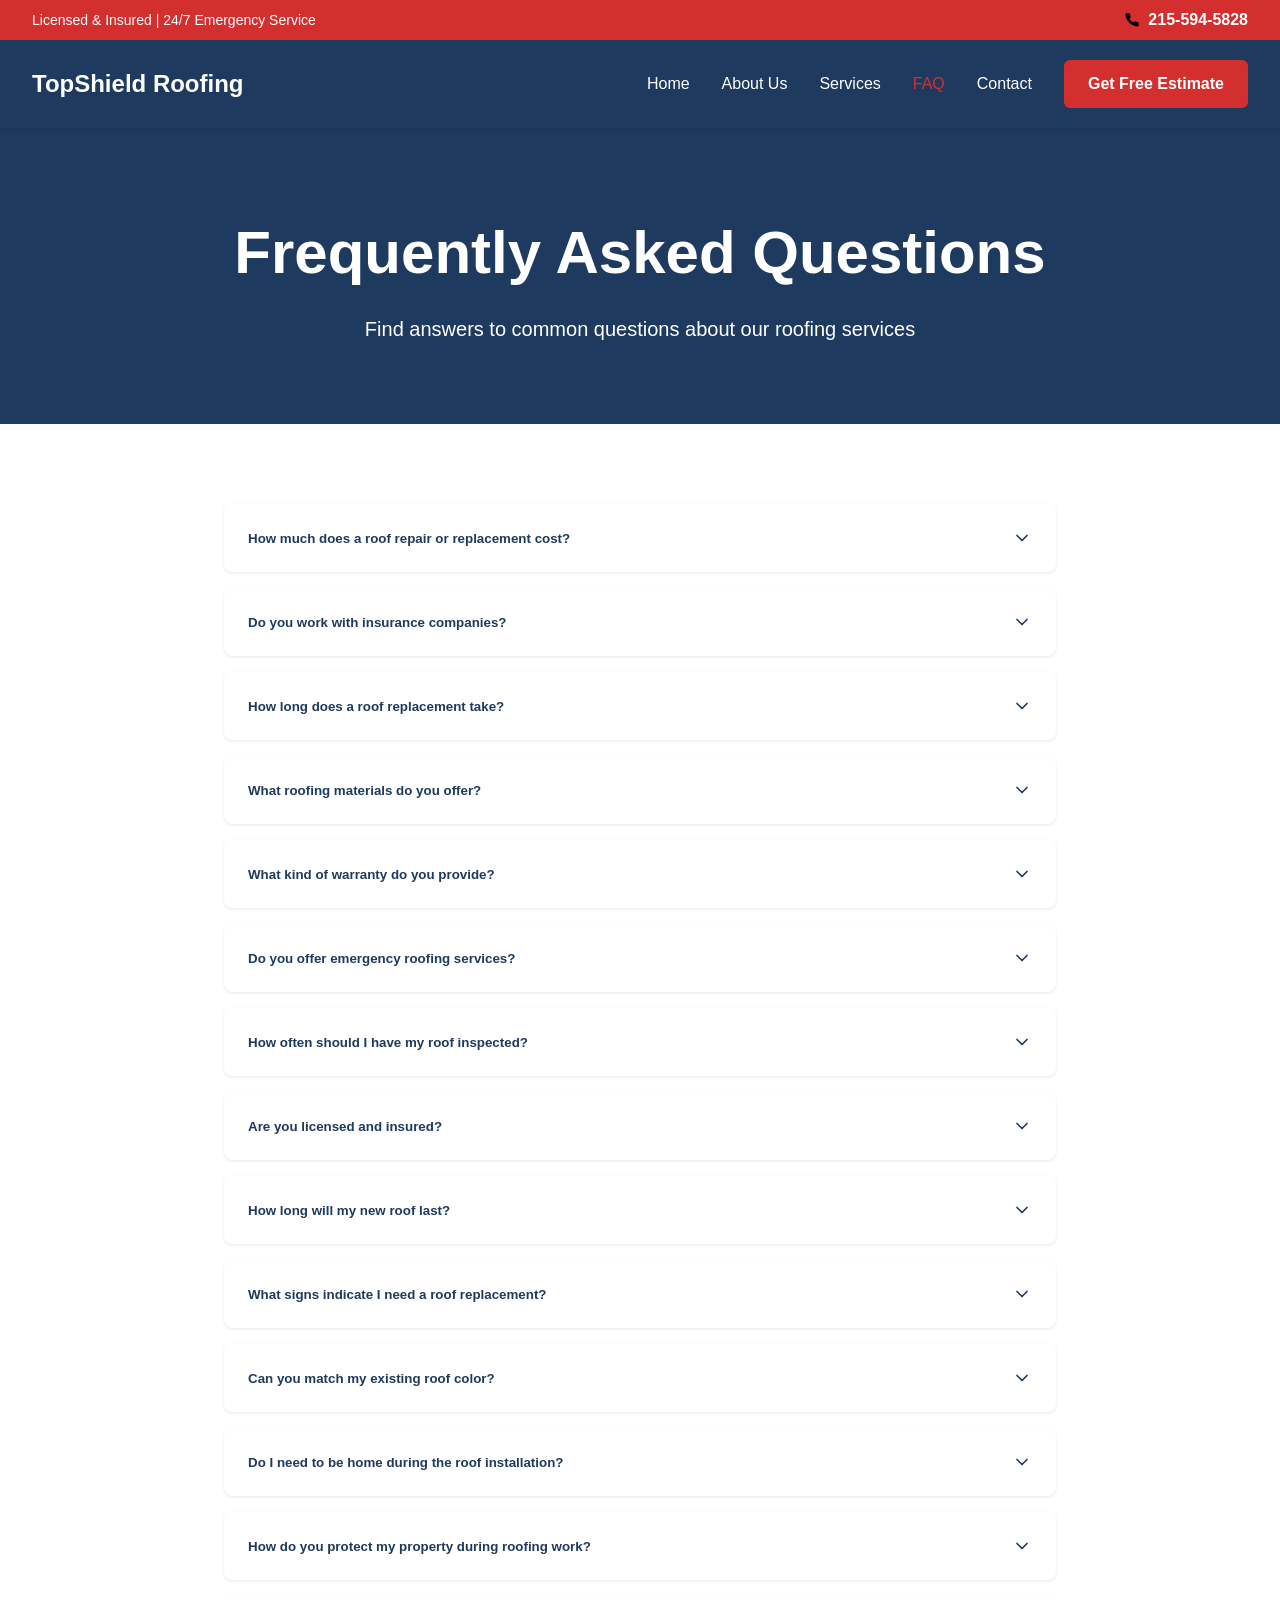
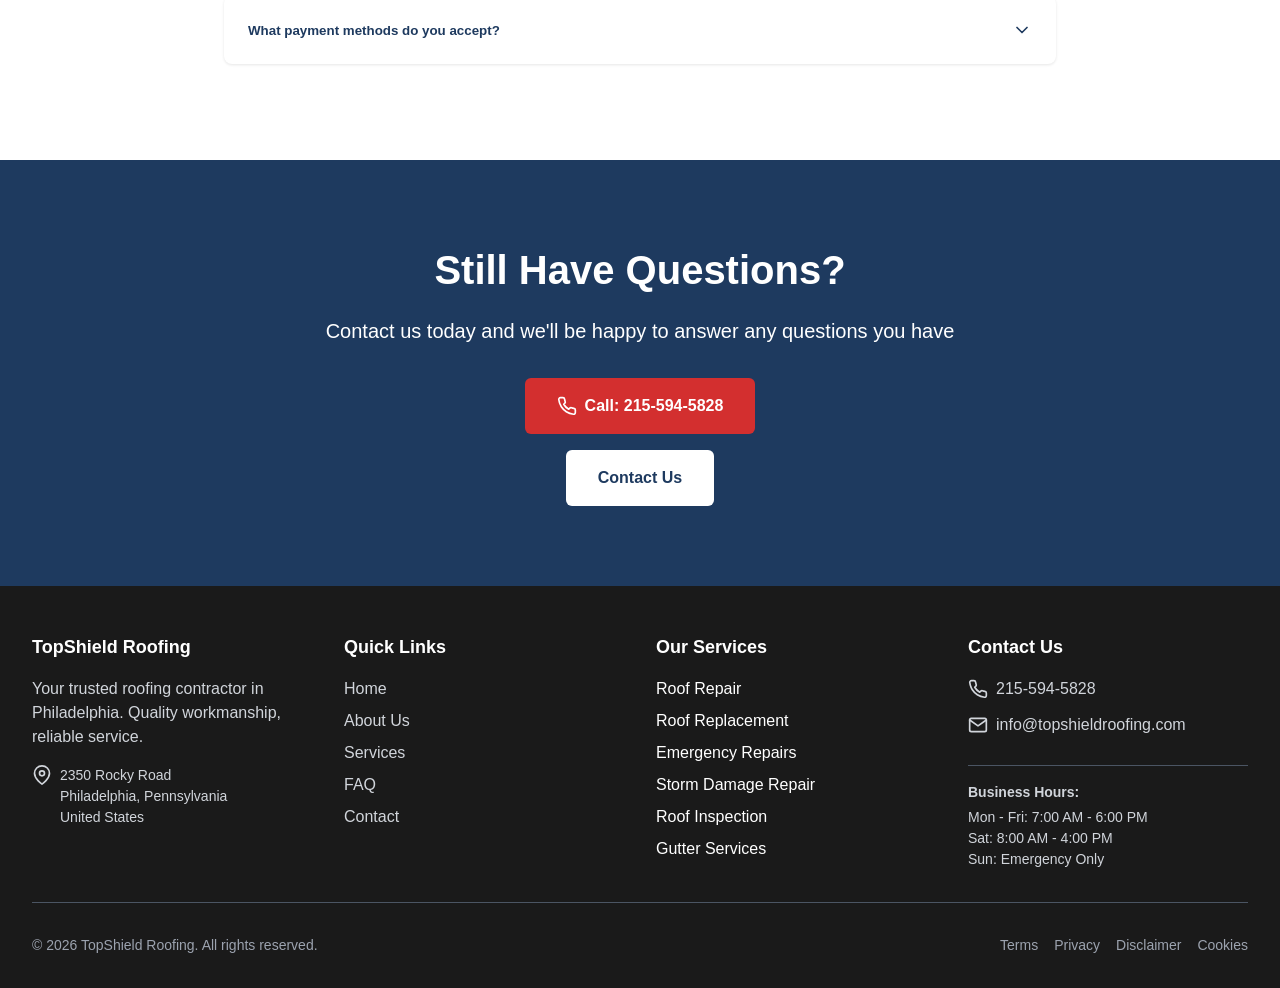
<file: faq.html>
<!DOCTYPE html>
<html lang="en">
<head>
  <meta charset="UTF-8">
  <meta name="viewport" content="width=device-width, initial-scale=1.0">
  <meta name="description" content="Frequently asked questions about TopShield Roofing services, pricing, warranties, and more. Get answers to your roofing questions.">
  <title>FAQ - TopShield Roofing | Roofing Questions Answered</title>
  <link rel="stylesheet" href="styles.css">
</head>
<body>
  <header>
    <div class="top-bar">
      <div class="container">
        <div class="top-bar-left">Licensed & Insured | 24/7 Emergency Service</div>
        <a href="tel:215-594-5828" class="top-bar-right">
          <svg class="icon-sm" viewBox="0 0 24 24"><path d="M22 16.92v3a2 2 0 0 1-2.18 2 19.79 19.79 0 0 1-8.63-3.07 19.5 19.5 0 0 1-6-6 19.79 19.79 0 0 1-3.07-8.67A2 2 0 0 1 4.11 2h3a2 2 0 0 1 2 1.72 12.84 12.84 0 0 0 .7 2.81 2 2 0 0 1-.45 2.11L8.09 9.91a16 16 0 0 0 6 6l1.27-1.27a2 2 0 0 1 2.11-.45 12.84 12.84 0 0 0 2.81.7A2 2 0 0 1 22 16.92z"></path></svg>
          <span>215-594-5828</span>
        </a>
      </div>
    </div>
    <div class="main-nav">
      <div class="container">
        <a href="index.html" class="logo">TopShield Roofing</a>
        <nav class="desktop-nav">
          <a href="index.html" class="nav-link">Home</a>
          <a href="about.html" class="nav-link">About Us</a>
          <a href="services.html" class="nav-link">Services</a>
          <a href="faq.html" class="nav-link">FAQ</a>
          <a href="contact.html" class="nav-link">Contact</a>
          <a href="tel:215-594-5828" class="cta-button">Get Free Estimate</a>
        </nav>
        <button id="mobile-menu-button" class="mobile-menu-button">
          <svg id="menu-icon" class="icon-lg" viewBox="0 0 24 24"><line x1="3" y1="12" x2="21" y2="12"></line><line x1="3" y1="6" x2="21" y2="6"></line><line x1="3" y1="18" x2="21" y2="18"></line></svg>
          <svg id="close-icon" class="icon-lg" style="display: none;" viewBox="0 0 24 24"><line x1="18" y1="6" x2="6" y2="18"></line><line x1="6" y1="6" x2="18" y2="18"></line></svg>
        </button>
      </div>
    </div>
    <div id="mobile-menu" class="mobile-menu">
      <nav>
        <a href="index.html" class="nav-link">Home</a>
        <a href="about.html" class="nav-link">About Us</a>
        <a href="services.html" class="nav-link">Services</a>
        <a href="faq.html" class="nav-link">FAQ</a>
        <a href="contact.html" class="nav-link">Contact</a>
        <a href="tel:215-594-5828" class="cta-button">Get Free Estimate</a>
      </nav>
    </div>
  </header>

  <main>
    <section class="bg-primary" style="padding: 5rem 0;">
      <div class="container text-center">
        <h1 style="font-size: 3.75rem; font-weight: 700; margin-bottom: 1rem;">Frequently Asked Questions</h1>
        <p style="font-size: 1.25rem;">Find answers to common questions about our roofing services</p>
      </div>
    </section>

    <section class="bg-white">
      <div class="container" style="max-width: 56rem;">
        <div>
          <div class="faq-item">
            <button class="faq-question">
              <span>How much does a roof repair or replacement cost?</span>
              <svg class="icon faq-icon" viewBox="0 0 24 24"><polyline points="6 9 12 15 18 9"></polyline></svg>
            </button>
            <div class="faq-answer">
              The cost varies depending on the size of your roof, materials chosen, and the extent of damage. Minor repairs can range from $300-$1,500, while full roof replacements typically range from $8,000-$25,000. We offer free estimates to give you an accurate quote for your specific project.
            </div>
          </div>

          <div class="faq-item">
            <button class="faq-question">
              <span>Do you work with insurance companies?</span>
              <svg class="icon faq-icon" viewBox="0 0 24 24"><polyline points="6 9 12 15 18 9"></polyline></svg>
            </button>
            <div class="faq-answer">
              Yes! We have extensive experience working with insurance companies for storm damage and other covered events. We can help document damage, provide detailed estimates, and work directly with your insurance adjuster to ensure a smooth claims process.
            </div>
          </div>

          <div class="faq-item">
            <button class="faq-question">
              <span>How long does a roof replacement take?</span>
              <svg class="icon faq-icon" viewBox="0 0 24 24"><polyline points="6 9 12 15 18 9"></polyline></svg>
            </button>
            <div class="faq-answer">
              Most residential roof replacements take 1-3 days to complete, depending on the size and complexity of the roof. Weather conditions and material availability can affect timing. We'll provide you with a clear timeline during your estimate and keep you informed throughout the project.
            </div>
          </div>

          <div class="faq-item">
            <button class="faq-question">
              <span>What roofing materials do you offer?</span>
              <svg class="icon faq-icon" viewBox="0 0 24 24"><polyline points="6 9 12 15 18 9"></polyline></svg>
            </button>
            <div class="faq-answer">
              We work with a variety of quality roofing materials including asphalt shingles (architectural and 3-tab), metal roofing, slate, tile, and flat roofing systems. We'll help you choose the best material for your home based on your budget, style preferences, and durability requirements.
            </div>
          </div>

          <div class="faq-item">
            <button class="faq-question">
              <span>What kind of warranty do you provide?</span>
              <svg class="icon faq-icon" viewBox="0 0 24 24"><polyline points="6 9 12 15 18 9"></polyline></svg>
            </button>
            <div class="faq-answer">
              We offer comprehensive warranties on both materials and labor. Material warranties range from 25 years to lifetime depending on the product, while our workmanship warranty covers labor for up to 10 years. We'll provide full warranty details with your estimate.
            </div>
          </div>

          <div class="faq-item">
            <button class="faq-question">
              <span>Do you offer emergency roofing services?</span>
              <svg class="icon faq-icon" viewBox="0 0 24 24"><polyline points="6 9 12 15 18 9"></polyline></svg>
            </button>
            <div class="faq-answer">
              Yes! We provide 24/7 emergency roofing services for urgent situations like severe leaks, storm damage, or structural issues. Call us anytime at 215-594-5828, and we'll dispatch a team to assess and address the emergency as quickly as possible.
            </div>
          </div>

          <div class="faq-item">
            <button class="faq-question">
              <span>How often should I have my roof inspected?</span>
              <svg class="icon faq-icon" viewBox="0 0 24 24"><polyline points="6 9 12 15 18 9"></polyline></svg>
            </button>
            <div class="faq-answer">
              We recommend having your roof inspected at least once a year, preferably in spring or fall. Additionally, you should have an inspection after any major storm or weather event. Regular inspections help identify minor issues before they become major problems.
            </div>
          </div>

          <div class="faq-item">
            <button class="faq-question">
              <span>Are you licensed and insured?</span>
              <svg class="icon faq-icon" viewBox="0 0 24 24"><polyline points="6 9 12 15 18 9"></polyline></svg>
            </button>
            <div class="faq-answer">
              Absolutely! TopShield Roofing is fully licensed and carries comprehensive liability insurance and workers' compensation coverage. This protects you and your property throughout the entire project. We're happy to provide proof of insurance upon request.
            </div>
          </div>

          <div class="faq-item">
            <button class="faq-question">
              <span>How long will my new roof last?</span>
              <svg class="icon faq-icon" viewBox="0 0 24 24"><polyline points="6 9 12 15 18 9"></polyline></svg>
            </button>
            <div class="faq-answer">
              The lifespan of your roof depends on the materials used and maintenance. Asphalt shingles typically last 20-30 years, metal roofs can last 40-70 years, and slate or tile roofs can last 50-100+ years. Proper installation and regular maintenance are key to maximizing your roof's lifespan.
            </div>
          </div>

          <div class="faq-item">
            <button class="faq-question">
              <span>What signs indicate I need a roof replacement?</span>
              <svg class="icon faq-icon" viewBox="0 0 24 24"><polyline points="6 9 12 15 18 9"></polyline></svg>
            </button>
            <div class="faq-answer">
              Common signs include missing or damaged shingles, curling or buckling shingles, granules in gutters, water stains on ceilings, daylight through the roof boards, a sagging roofline, or a roof that's 20+ years old. If you notice any of these signs, contact us for a free inspection.
            </div>
          </div>

          <div class="faq-item">
            <button class="faq-question">
              <span>Can you match my existing roof color?</span>
              <svg class="icon faq-icon" viewBox="0 0 24 24"><polyline points="6 9 12 15 18 9"></polyline></svg>
            </button>
            <div class="faq-answer">
              Yes! We work with major roofing manufacturers who offer a wide range of colors and styles. We can help you match your existing roof or choose a new color that complements your home's exterior. We'll bring samples during your consultation.
            </div>
          </div>

          <div class="faq-item">
            <button class="faq-question">
              <span>Do I need to be home during the roof installation?</span>
              <svg class="icon faq-icon" viewBox="0 0 24 24"><polyline points="6 9 12 15 18 9"></polyline></svg>
            </button>
            <div class="faq-answer">
              It's not necessary to be home the entire time, but we do recommend being available at the start and end of each day. This allows us to walk you through our progress, address any questions, and ensure you're satisfied with the work being done.
            </div>
          </div>

          <div class="faq-item">
            <button class="faq-question">
              <span>How do you protect my property during roofing work?</span>
              <svg class="icon faq-icon" viewBox="0 0 24 24"><polyline points="6 9 12 15 18 9"></polyline></svg>
            </button>
            <div class="faq-answer">
              We take several precautions including covering landscaping and outdoor items, using tarps to protect siding and windows, placing magnetic sweepers to pick up nails, and conducting thorough cleanup at the end of each day. Your property protection is a top priority.
            </div>
          </div>

          <div class="faq-item">
            <button class="faq-question">
              <span>What payment methods do you accept?</span>
              <svg class="icon faq-icon" viewBox="0 0 24 24"><polyline points="6 9 12 15 18 9"></polyline></svg>
            </button>
            <div class="faq-answer">
              We accept cash, checks, all major credit cards, and offer financing options for qualified customers. Typically, we require a deposit to schedule the work and final payment upon completion. We'll discuss payment terms in detail when providing your estimate.
            </div>
          </div>
        </div>
      </div>
    </section>

    <section class="bg-primary">
      <div class="container text-center">
        <h2 class="section-title" style="color: white; margin-bottom: 1rem;">Still Have Questions?</h2>
        <p style="font-size: 1.25rem; margin-bottom: 2rem;">Contact us today and we'll be happy to answer any questions you have</p>
        <div style="display: flex; flex-direction: column; gap: 1rem; justify-content: center; align-items: center;">
          <a href="tel:215-594-5828" class="btn btn-primary">
            <svg class="icon" viewBox="0 0 24 24"><path d="M22 16.92v3a2 2 0 0 1-2.18 2 19.79 19.79 0 0 1-8.63-3.07 19.5 19.5 0 0 1-6-6 19.79 19.79 0 0 1-3.07-8.67A2 2 0 0 1 4.11 2h3a2 2 0 0 1 2 1.72 12.84 12.84 0 0 0 .7 2.81 2 2 0 0 1-.45 2.11L8.09 9.91a16 16 0 0 0 6 6l1.27-1.27a2 2 0 0 1 2.11-.45 12.84 12.84 0 0 0 2.81.7A2 2 0 0 1 22 16.92z"></path></svg>
            Call: 215-594-5828
          </a>
          <a href="contact.html" class="btn btn-secondary">Contact Us</a>
        </div>
      </div>
    </section>
  </main>

  <footer>
    <div class="container">
      <div class="footer-grid">
        <div>
          <h3 class="footer-title">TopShield Roofing</h3>
          <p style="color: #d1d5db; margin-bottom: 1rem;">Your trusted roofing contractor in Philadelphia. Quality workmanship, reliable service.</p>
          <div style="display: flex; gap: 0.5rem; align-items: start; font-size: 0.875rem; color: #d1d5db;">
            <svg class="icon" viewBox="0 0 24 24"><path d="M21 10c0 7-9 13-9 13s-9-6-9-13a9 9 0 0 1 18 0z"></path><circle cx="12" cy="10" r="3"></circle></svg>
            <div>2350 Rocky Road<br>Philadelphia, Pennsylvania<br>United States</div>
          </div>
        </div>
        <div>
          <h3 class="footer-title">Quick Links</h3>
          <ul class="footer-links">
            <li><a href="index.html">Home</a></li>
            <li><a href="about.html">About Us</a></li>
            <li><a href="services.html">Services</a></li>
            <li><a href="faq.html">FAQ</a></li>
            <li><a href="contact.html">Contact</a></li>
          </ul>
        </div>
        <div>
          <h3 class="footer-title">Our Services</h3>
          <ul class="footer-links">
            <li>Roof Repair</li>
            <li>Roof Replacement</li>
            <li>Emergency Repairs</li>
            <li>Storm Damage Repair</li>
            <li>Roof Inspection</li>
            <li>Gutter Services</li>
          </ul>
        </div>
        <div>
          <h3 class="footer-title">Contact Us</h3>
          <div style="display: flex; flex-direction: column; gap: 0.75rem; color: #d1d5db;">
            <a href="tel:215-594-5828" style="display: flex; align-items: center; gap: 0.5rem;">
              <svg class="icon" viewBox="0 0 24 24"><path d="M22 16.92v3a2 2 0 0 1-2.18 2 19.79 19.79 0 0 1-8.63-3.07 19.5 19.5 0 0 1-6-6 19.79 19.79 0 0 1-3.07-8.67A2 2 0 0 1 4.11 2h3a2 2 0 0 1 2 1.72 12.84 12.84 0 0 0 .7 2.81 2 2 0 0 1-.45 2.11L8.09 9.91a16 16 0 0 0 6 6l1.27-1.27a2 2 0 0 1 2.11-.45 12.84 12.84 0 0 0 2.81.7A2 2 0 0 1 22 16.92z"></path></svg>
              215-594-5828
            </a>
            <a href="mailto:info@topshieldroofing.com" style="display: flex; align-items: center; gap: 0.5rem;">
              <svg class="icon" viewBox="0 0 24 24"><path d="M4 4h16c1.1 0 2 .9 2 2v12c0 1.1-.9 2-2 2H4c-1.1 0-2-.9-2-2V6c0-1.1.9-2 2-2z"></path><polyline points="22,6 12,13 2,6"></polyline></svg>
              info@topshieldroofing.com
            </a>
            <div style="margin-top: 1rem; padding-top: 1rem; border-top: 1px solid #4b5563;">
              <p style="font-size: 0.875rem; font-weight: 600; margin-bottom: 0.25rem;">Business Hours:</p>
              <p style="font-size: 0.875rem;">Mon - Fri: 7:00 AM - 6:00 PM</p>
              <p style="font-size: 0.875rem;">Sat: 8:00 AM - 4:00 PM</p>
              <p style="font-size: 0.875rem;">Sun: Emergency Only</p>
            </div>
          </div>
        </div>
      </div>
      <div class="footer-bottom">
        <p style="font-size: 0.875rem; color: #9ca3af;">© 2026 TopShield Roofing. All rights reserved.</p>
        <div class="footer-legal">
          <a href="terms.html">Terms</a>
          <a href="privacy.html">Privacy</a>
          <a href="disclaimer.html">Disclaimer</a>
          <a href="cookie-policy.html">Cookies</a>
        </div>
      </div>
    </div>
  </footer>

  <a href="tel:215-594-5828" class="mobile-call-button">
    <svg class="icon-lg" viewBox="0 0 24 24"><path d="M22 16.92v3a2 2 0 0 1-2.18 2 19.79 19.79 0 0 1-8.63-3.07 19.5 19.5 0 0 1-6-6 19.79 19.79 0 0 1-3.07-8.67A2 2 0 0 1 4.11 2h3a2 2 0 0 1 2 1.72 12.84 12.84 0 0 0 .7 2.81 2 2 0 0 1-.45 2.11L8.09 9.91a16 16 0 0 0 6 6l1.27-1.27a2 2 0 0 1 2.11-.45 12.84 12.84 0 0 0 2.81.7A2 2 0 0 1 22 16.92z"></path></svg>
  </a>

  <script src="scripts.js"></script>
</body>
</html>
</file>
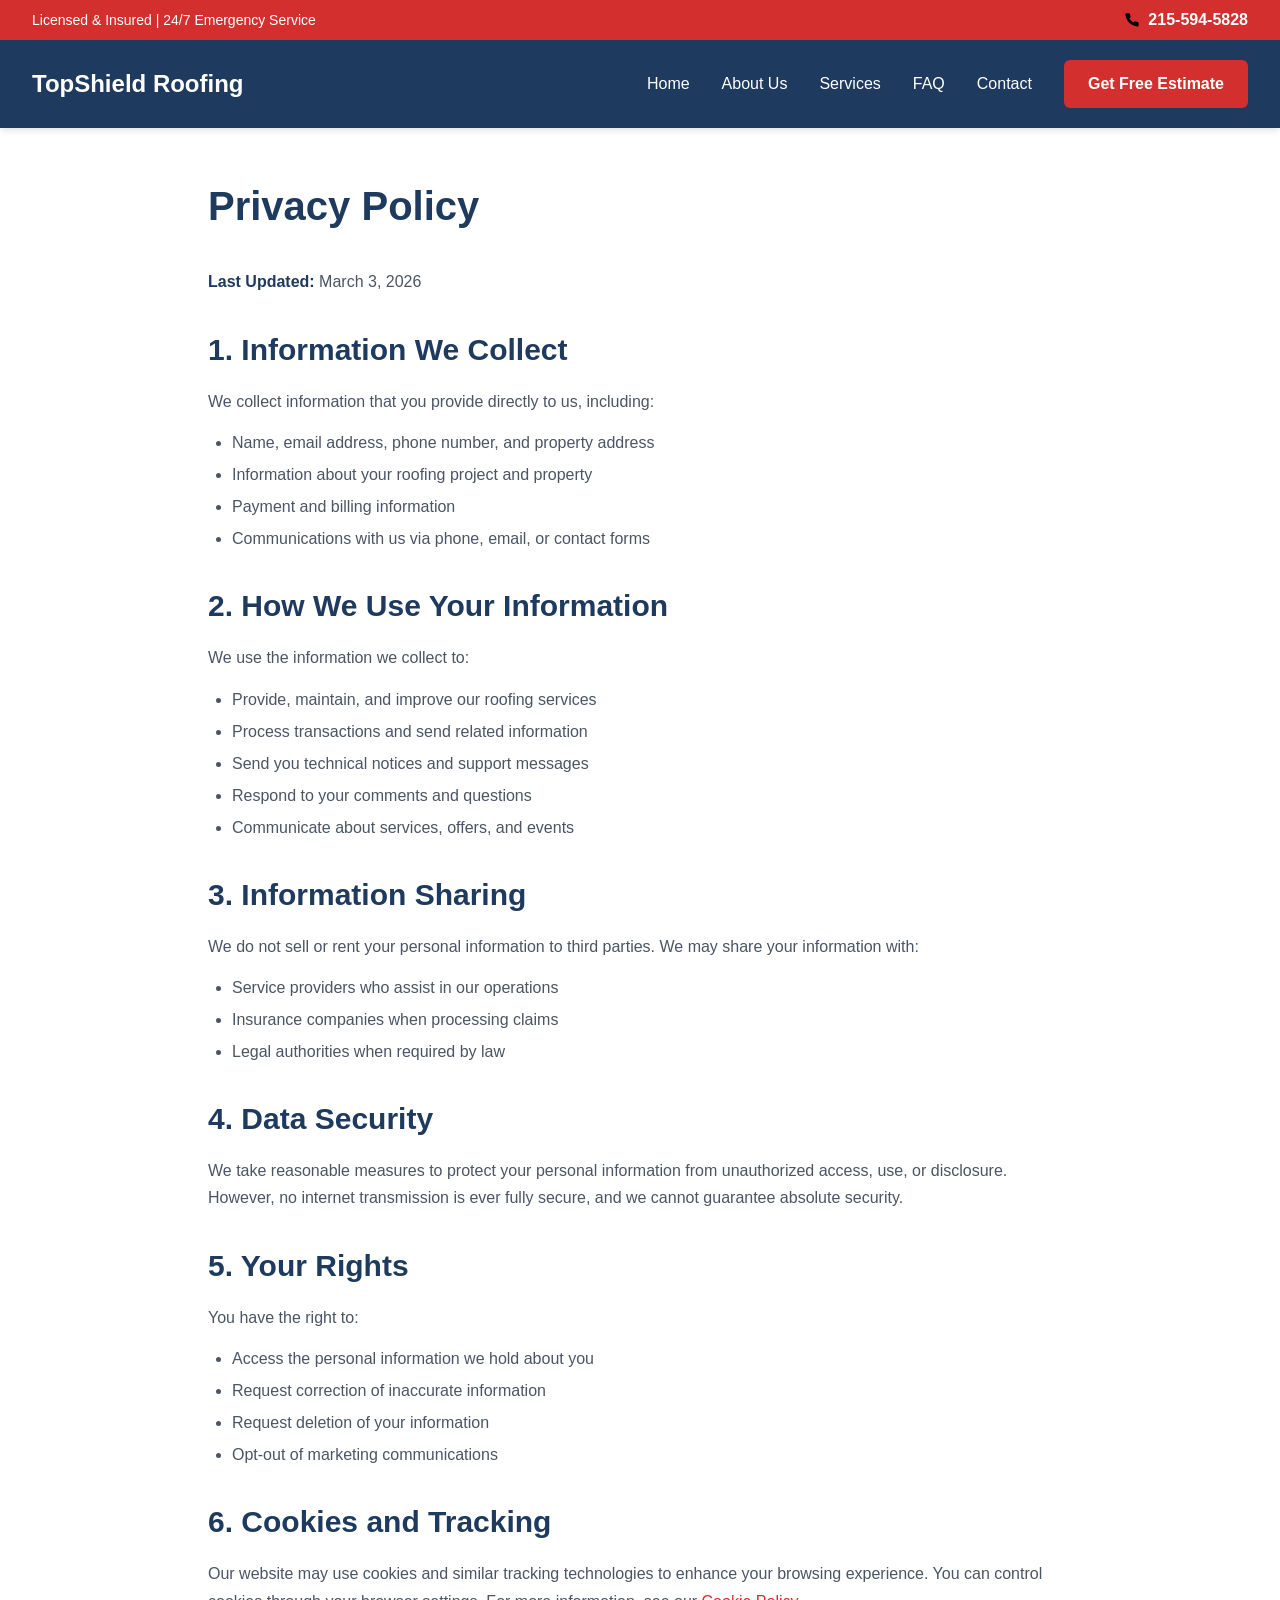
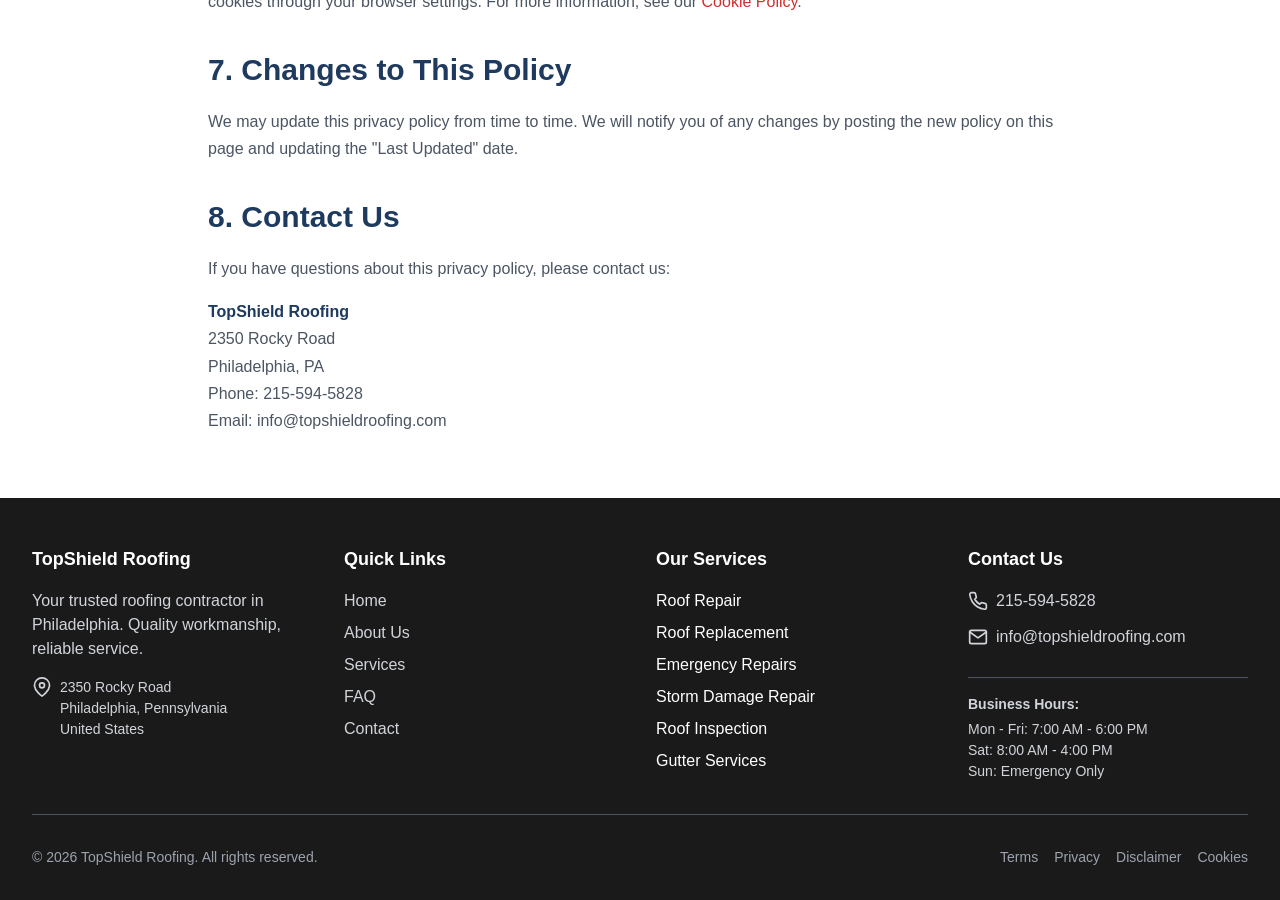
<file: privacy.html>
<!DOCTYPE html>
<html lang="en">
<head>
  <meta charset="UTF-8">
  <meta name="viewport" content="width=device-width, initial-scale=1.0">
  <meta name="description" content="TopShield Roofing Privacy Policy - How we collect, use, and protect your information.">
  <title>Privacy Policy - TopShield Roofing</title>
  <link rel="stylesheet" href="styles.css">
</head>
<body>
  <header>
    <div class="top-bar">
      <div class="container">
        <div class="top-bar-left">Licensed & Insured | 24/7 Emergency Service</div>
        <a href="tel:215-594-5828" class="top-bar-right">
          <svg class="icon-sm" viewBox="0 0 24 24"><path d="M22 16.92v3a2 2 0 0 1-2.18 2 19.79 19.79 0 0 1-8.63-3.07 19.5 19.5 0 0 1-6-6 19.79 19.79 0 0 1-3.07-8.67A2 2 0 0 1 4.11 2h3a2 2 0 0 1 2 1.72 12.84 12.84 0 0 0 .7 2.81 2 2 0 0 1-.45 2.11L8.09 9.91a16 16 0 0 0 6 6l1.27-1.27a2 2 0 0 1 2.11-.45 12.84 12.84 0 0 0 2.81.7A2 2 0 0 1 22 16.92z"></path></svg>
          <span>215-594-5828</span>
        </a>
      </div>
    </div>
    <div class="main-nav">
      <div class="container">
        <a href="index.html" class="logo">TopShield Roofing</a>
        <nav class="desktop-nav">
          <a href="index.html" class="nav-link">Home</a>
          <a href="about.html" class="nav-link">About Us</a>
          <a href="services.html" class="nav-link">Services</a>
          <a href="faq.html" class="nav-link">FAQ</a>
          <a href="contact.html" class="nav-link">Contact</a>
          <a href="tel:215-594-5828" class="cta-button">Get Free Estimate</a>
        </nav>
        <button id="mobile-menu-button" class="mobile-menu-button">
          <svg id="menu-icon" class="icon-lg" viewBox="0 0 24 24"><line x1="3" y1="12" x2="21" y2="12"></line><line x1="3" y1="6" x2="21" y2="6"></line><line x1="3" y1="18" x2="21" y2="18"></line></svg>
          <svg id="close-icon" class="icon-lg" style="display: none;" viewBox="0 0 24 24"><line x1="18" y1="6" x2="6" y2="18"></line><line x1="6" y1="6" x2="18" y2="18"></line></svg>
        </button>
      </div>
    </div>
    <div id="mobile-menu" class="mobile-menu">
      <nav>
        <a href="index.html" class="nav-link">Home</a>
        <a href="about.html" class="nav-link">About Us</a>
        <a href="services.html" class="nav-link">Services</a>
        <a href="faq.html" class="nav-link">FAQ</a>
        <a href="contact.html" class="nav-link">Contact</a>
        <a href="tel:215-594-5828" class="cta-button">Get Free Estimate</a>
      </nav>
    </div>
  </header>

  <main>
    <div class="legal-content">
      <h1>Privacy Policy</h1>
      <p><strong>Last Updated:</strong> March 3, 2026</p>

      <h2>1. Information We Collect</h2>
      <p>We collect information that you provide directly to us, including:</p>
      <ul>
        <li>Name, email address, phone number, and property address</li>
        <li>Information about your roofing project and property</li>
        <li>Payment and billing information</li>
        <li>Communications with us via phone, email, or contact forms</li>
      </ul>

      <h2>2. How We Use Your Information</h2>
      <p>We use the information we collect to:</p>
      <ul>
        <li>Provide, maintain, and improve our roofing services</li>
        <li>Process transactions and send related information</li>
        <li>Send you technical notices and support messages</li>
        <li>Respond to your comments and questions</li>
        <li>Communicate about services, offers, and events</li>
      </ul>

      <h2>3. Information Sharing</h2>
      <p>We do not sell or rent your personal information to third parties. We may share your information with:</p>
      <ul>
        <li>Service providers who assist in our operations</li>
        <li>Insurance companies when processing claims</li>
        <li>Legal authorities when required by law</li>
      </ul>

      <h2>4. Data Security</h2>
      <p>We take reasonable measures to protect your personal information from unauthorized access, use, or disclosure. However, no internet transmission is ever fully secure, and we cannot guarantee absolute security.</p>

      <h2>5. Your Rights</h2>
      <p>You have the right to:</p>
      <ul>
        <li>Access the personal information we hold about you</li>
        <li>Request correction of inaccurate information</li>
        <li>Request deletion of your information</li>
        <li>Opt-out of marketing communications</li>
      </ul>

      <h2>6. Cookies and Tracking</h2>
      <p>Our website may use cookies and similar tracking technologies to enhance your browsing experience. You can control cookies through your browser settings. For more information, see our <a href="cookie-policy.html" style="color: #d32f2f;">Cookie Policy</a>.</p>

      <h2>7. Changes to This Policy</h2>
      <p>We may update this privacy policy from time to time. We will notify you of any changes by posting the new policy on this page and updating the "Last Updated" date.</p>

      <h2>8. Contact Us</h2>
      <p>If you have questions about this privacy policy, please contact us:</p>
      <p>
        <strong>TopShield Roofing</strong><br>
        2350 Rocky Road<br>
        Philadelphia, PA<br>
        Phone: 215-594-5828<br>
        Email: info@topshieldroofing.com
      </p>
    </div>
  </main>

  <footer>
    <div class="container">
      <div class="footer-grid">
        <div>
          <h3 class="footer-title">TopShield Roofing</h3>
          <p style="color: #d1d5db; margin-bottom: 1rem;">Your trusted roofing contractor in Philadelphia. Quality workmanship, reliable service.</p>
          <div style="display: flex; gap: 0.5rem; align-items: start; font-size: 0.875rem; color: #d1d5db;">
            <svg class="icon" viewBox="0 0 24 24"><path d="M21 10c0 7-9 13-9 13s-9-6-9-13a9 9 0 0 1 18 0z"></path><circle cx="12" cy="10" r="3"></circle></svg>
            <div>2350 Rocky Road<br>Philadelphia, Pennsylvania<br>United States</div>
          </div>
        </div>
        <div>
          <h3 class="footer-title">Quick Links</h3>
          <ul class="footer-links">
            <li><a href="index.html">Home</a></li>
            <li><a href="about.html">About Us</a></li>
            <li><a href="services.html">Services</a></li>
            <li><a href="faq.html">FAQ</a></li>
            <li><a href="contact.html">Contact</a></li>
          </ul>
        </div>
        <div>
          <h3 class="footer-title">Our Services</h3>
          <ul class="footer-links">
            <li>Roof Repair</li>
            <li>Roof Replacement</li>
            <li>Emergency Repairs</li>
            <li>Storm Damage Repair</li>
            <li>Roof Inspection</li>
            <li>Gutter Services</li>
          </ul>
        </div>
        <div>
          <h3 class="footer-title">Contact Us</h3>
          <div style="display: flex; flex-direction: column; gap: 0.75rem; color: #d1d5db;">
            <a href="tel:215-594-5828" style="display: flex; align-items: center; gap: 0.5rem;">
              <svg class="icon" viewBox="0 0 24 24"><path d="M22 16.92v3a2 2 0 0 1-2.18 2 19.79 19.79 0 0 1-8.63-3.07 19.5 19.5 0 0 1-6-6 19.79 19.79 0 0 1-3.07-8.67A2 2 0 0 1 4.11 2h3a2 2 0 0 1 2 1.72 12.84 12.84 0 0 0 .7 2.81 2 2 0 0 1-.45 2.11L8.09 9.91a16 16 0 0 0 6 6l1.27-1.27a2 2 0 0 1 2.11-.45 12.84 12.84 0 0 0 2.81.7A2 2 0 0 1 22 16.92z"></path></svg>
              215-594-5828
            </a>
            <a href="mailto:info@topshieldroofing.com" style="display: flex; align-items: center; gap: 0.5rem;">
              <svg class="icon" viewBox="0 0 24 24"><path d="M4 4h16c1.1 0 2 .9 2 2v12c0 1.1-.9 2-2 2H4c-1.1 0-2-.9-2-2V6c0-1.1.9-2 2-2z"></path><polyline points="22,6 12,13 2,6"></polyline></svg>
              info@topshieldroofing.com
            </a>
            <div style="margin-top: 1rem; padding-top: 1rem; border-top: 1px solid #4b5563;">
              <p style="font-size: 0.875rem; font-weight: 600; margin-bottom: 0.25rem;">Business Hours:</p>
              <p style="font-size: 0.875rem;">Mon - Fri: 7:00 AM - 6:00 PM</p>
              <p style="font-size: 0.875rem;">Sat: 8:00 AM - 4:00 PM</p>
              <p style="font-size: 0.875rem;">Sun: Emergency Only</p>
            </div>
          </div>
        </div>
      </div>
      <div class="footer-bottom">
        <p style="font-size: 0.875rem; color: #9ca3af;">© 2026 TopShield Roofing. All rights reserved.</p>
        <div class="footer-legal">
          <a href="terms.html">Terms</a>
          <a href="privacy.html">Privacy</a>
          <a href="disclaimer.html">Disclaimer</a>
          <a href="cookie-policy.html">Cookies</a>
        </div>
      </div>
    </div>
  </footer>

  <a href="tel:215-594-5828" class="mobile-call-button">
    <svg class="icon-lg" viewBox="0 0 24 24"><path d="M22 16.92v3a2 2 0 0 1-2.18 2 19.79 19.79 0 0 1-8.63-3.07 19.5 19.5 0 0 1-6-6 19.79 19.79 0 0 1-3.07-8.67A2 2 0 0 1 4.11 2h3a2 2 0 0 1 2 1.72 12.84 12.84 0 0 0 .7 2.81 2 2 0 0 1-.45 2.11L8.09 9.91a16 16 0 0 0 6 6l1.27-1.27a2 2 0 0 1 2.11-.45 12.84 12.84 0 0 0 2.81.7A2 2 0 0 1 22 16.92z"></path></svg>
  </a>

  <script src="scripts.js"></script>
</body>
</html>
</file>
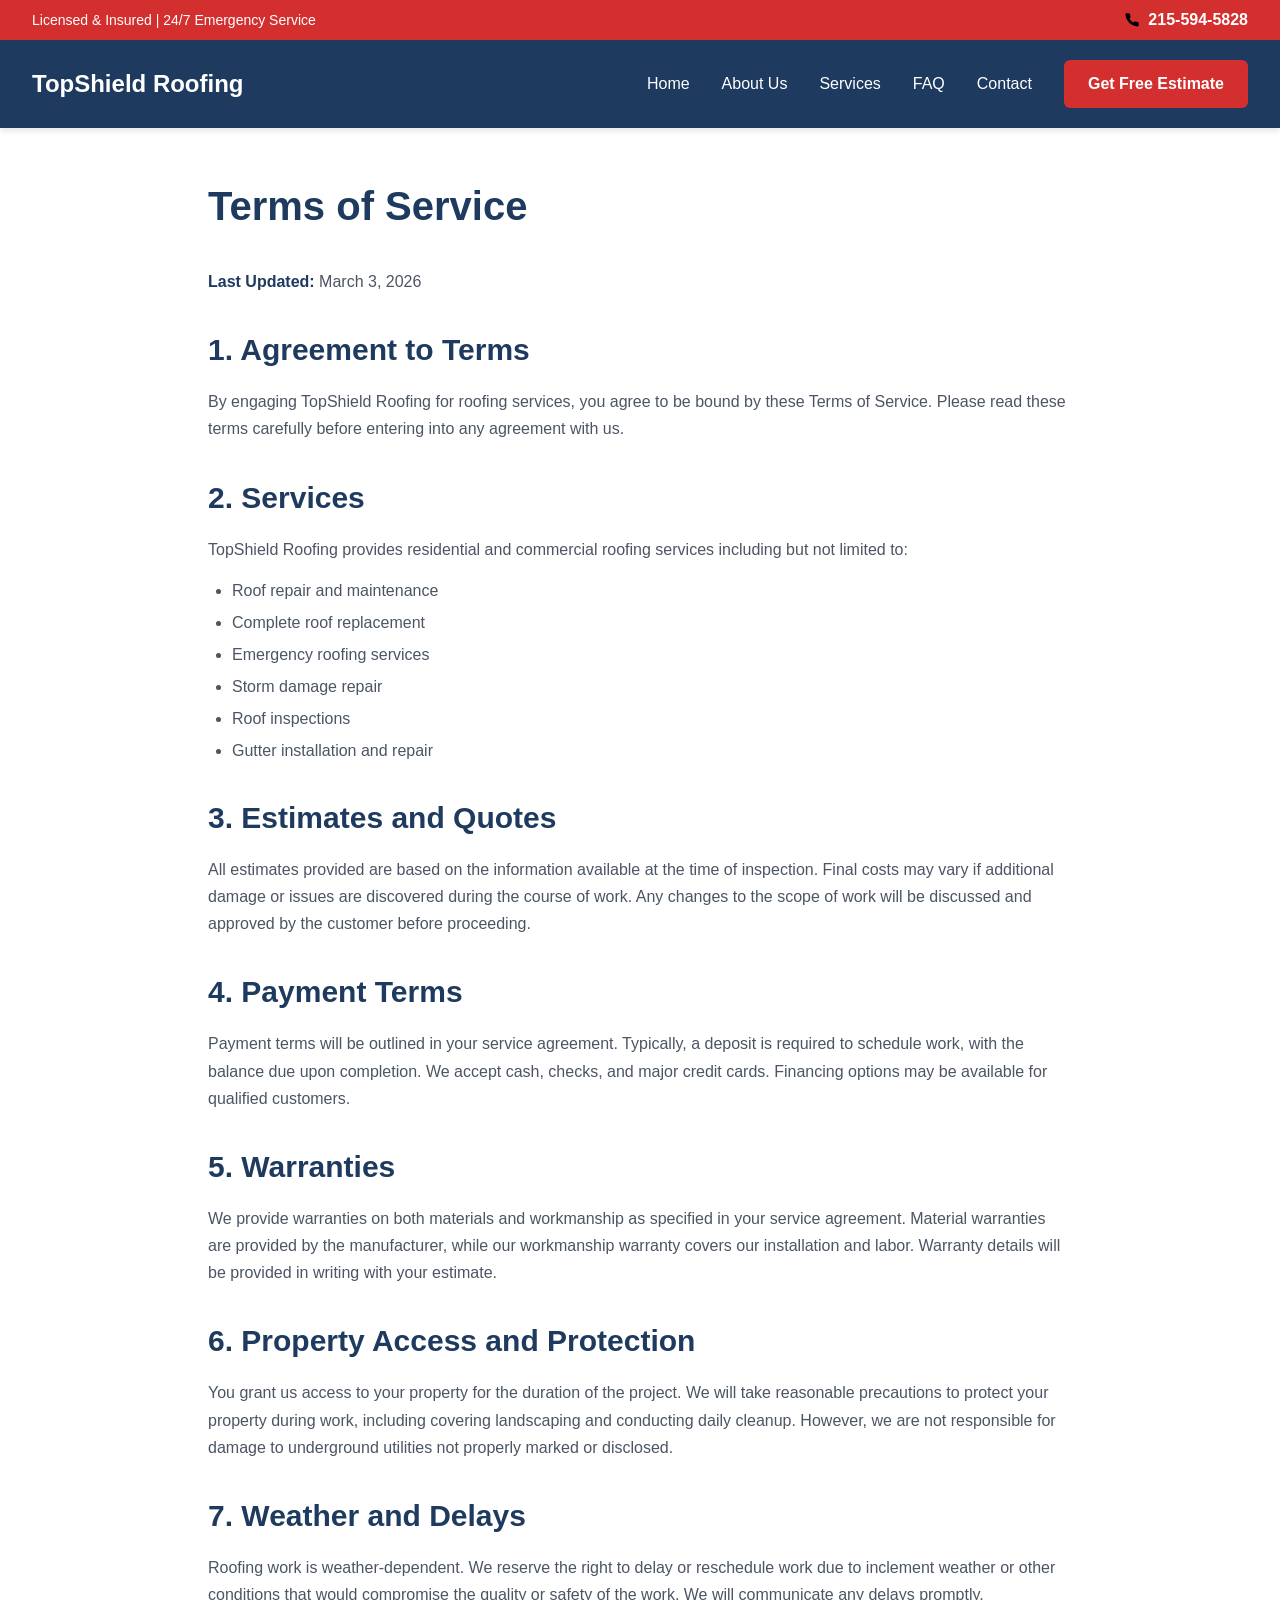
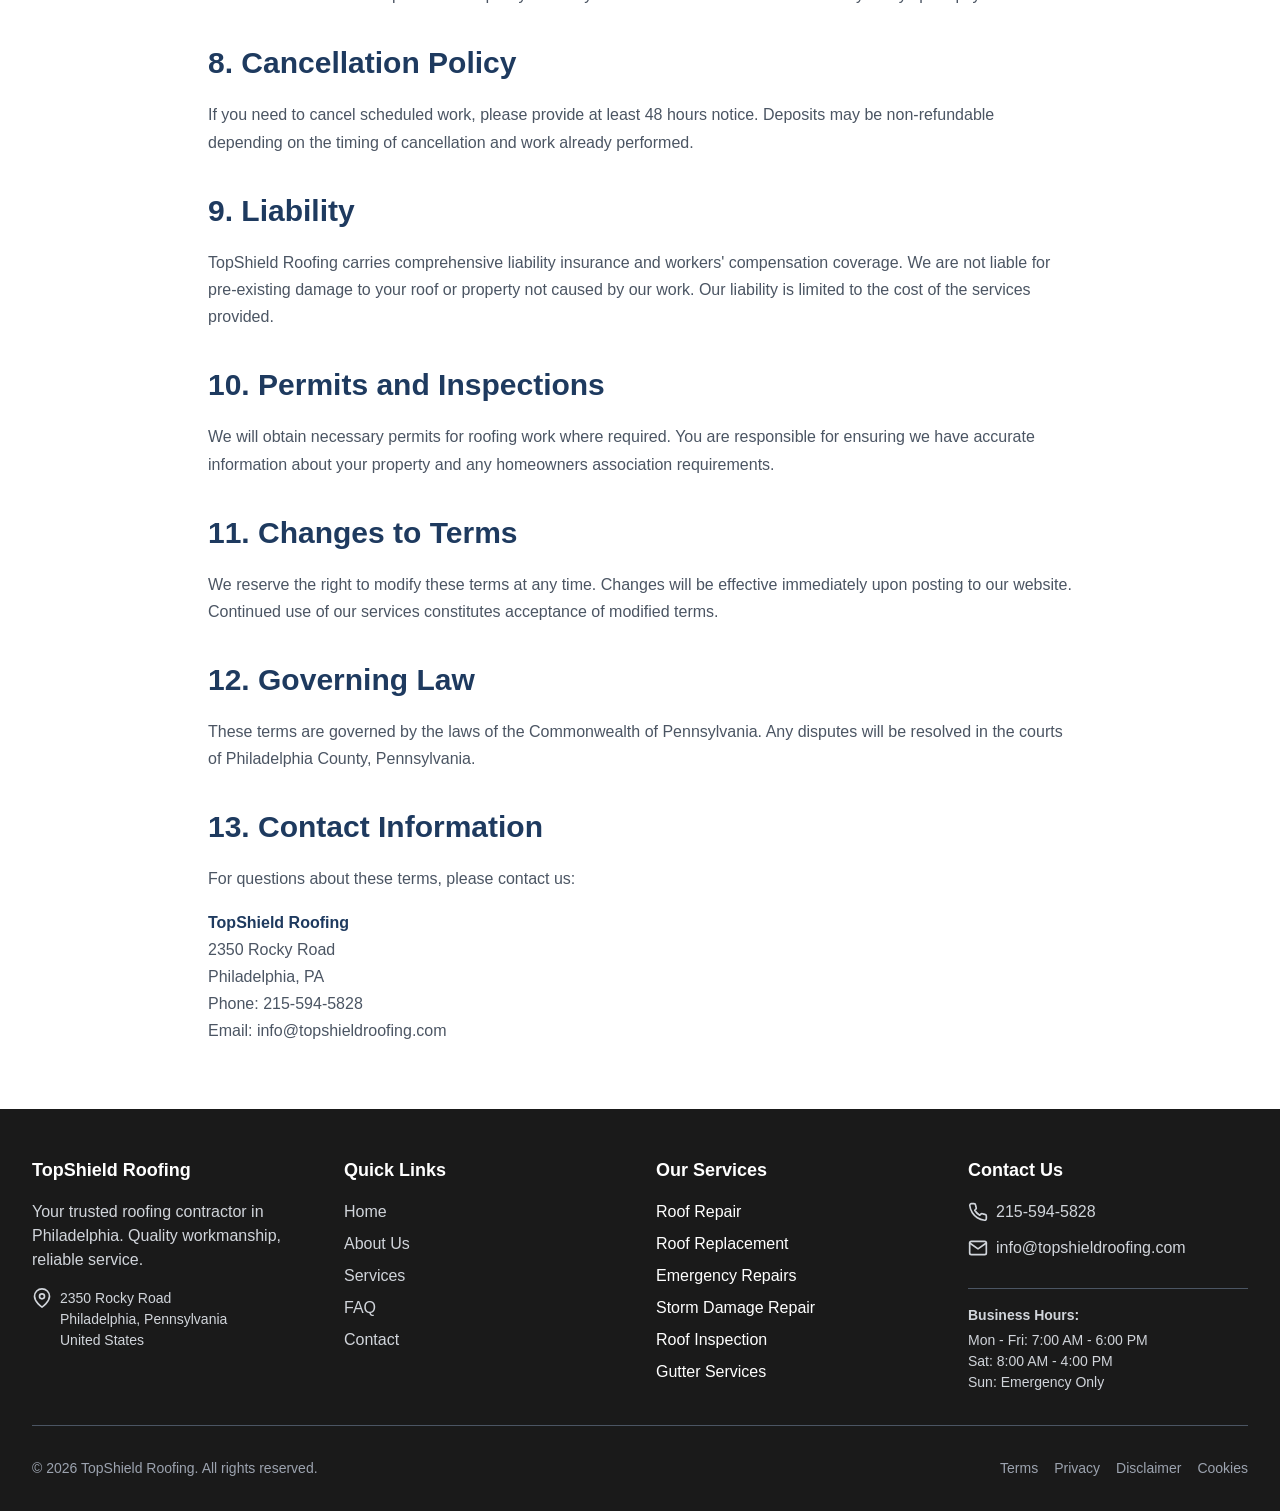
<file: terms.html>
<!DOCTYPE html>
<html lang="en">
<head>
  <meta charset="UTF-8">
  <meta name="viewport" content="width=device-width, initial-scale=1.0">
  <meta name="description" content="TopShield Roofing Terms of Service - Read our terms and conditions for roofing services.">
  <title>Terms of Service - TopShield Roofing</title>
  <link rel="stylesheet" href="styles.css">
</head>
<body>
  <header>
    <div class="top-bar">
      <div class="container">
        <div class="top-bar-left">Licensed & Insured | 24/7 Emergency Service</div>
        <a href="tel:215-594-5828" class="top-bar-right">
          <svg class="icon-sm" viewBox="0 0 24 24"><path d="M22 16.92v3a2 2 0 0 1-2.18 2 19.79 19.79 0 0 1-8.63-3.07 19.5 19.5 0 0 1-6-6 19.79 19.79 0 0 1-3.07-8.67A2 2 0 0 1 4.11 2h3a2 2 0 0 1 2 1.72 12.84 12.84 0 0 0 .7 2.81 2 2 0 0 1-.45 2.11L8.09 9.91a16 16 0 0 0 6 6l1.27-1.27a2 2 0 0 1 2.11-.45 12.84 12.84 0 0 0 2.81.7A2 2 0 0 1 22 16.92z"></path></svg>
          <span>215-594-5828</span>
        </a>
      </div>
    </div>
    <div class="main-nav">
      <div class="container">
        <a href="index.html" class="logo">TopShield Roofing</a>
        <nav class="desktop-nav">
          <a href="index.html" class="nav-link">Home</a>
          <a href="about.html" class="nav-link">About Us</a>
          <a href="services.html" class="nav-link">Services</a>
          <a href="faq.html" class="nav-link">FAQ</a>
          <a href="contact.html" class="nav-link">Contact</a>
          <a href="tel:215-594-5828" class="cta-button">Get Free Estimate</a>
        </nav>
        <button id="mobile-menu-button" class="mobile-menu-button">
          <svg id="menu-icon" class="icon-lg" viewBox="0 0 24 24"><line x1="3" y1="12" x2="21" y2="12"></line><line x1="3" y1="6" x2="21" y2="6"></line><line x1="3" y1="18" x2="21" y2="18"></line></svg>
          <svg id="close-icon" class="icon-lg" style="display: none;" viewBox="0 0 24 24"><line x1="18" y1="6" x2="6" y2="18"></line><line x1="6" y1="6" x2="18" y2="18"></line></svg>
        </button>
      </div>
    </div>
    <div id="mobile-menu" class="mobile-menu">
      <nav>
        <a href="index.html" class="nav-link">Home</a>
        <a href="about.html" class="nav-link">About Us</a>
        <a href="services.html" class="nav-link">Services</a>
        <a href="faq.html" class="nav-link">FAQ</a>
        <a href="contact.html" class="nav-link">Contact</a>
        <a href="tel:215-594-5828" class="cta-button">Get Free Estimate</a>
      </nav>
    </div>
  </header>

  <main>
    <div class="legal-content">
      <h1>Terms of Service</h1>
      <p><strong>Last Updated:</strong> March 3, 2026</p>

      <h2>1. Agreement to Terms</h2>
      <p>By engaging TopShield Roofing for roofing services, you agree to be bound by these Terms of Service. Please read these terms carefully before entering into any agreement with us.</p>

      <h2>2. Services</h2>
      <p>TopShield Roofing provides residential and commercial roofing services including but not limited to:</p>
      <ul>
        <li>Roof repair and maintenance</li>
        <li>Complete roof replacement</li>
        <li>Emergency roofing services</li>
        <li>Storm damage repair</li>
        <li>Roof inspections</li>
        <li>Gutter installation and repair</li>
      </ul>

      <h2>3. Estimates and Quotes</h2>
      <p>All estimates provided are based on the information available at the time of inspection. Final costs may vary if additional damage or issues are discovered during the course of work. Any changes to the scope of work will be discussed and approved by the customer before proceeding.</p>

      <h2>4. Payment Terms</h2>
      <p>Payment terms will be outlined in your service agreement. Typically, a deposit is required to schedule work, with the balance due upon completion. We accept cash, checks, and major credit cards. Financing options may be available for qualified customers.</p>

      <h2>5. Warranties</h2>
      <p>We provide warranties on both materials and workmanship as specified in your service agreement. Material warranties are provided by the manufacturer, while our workmanship warranty covers our installation and labor. Warranty details will be provided in writing with your estimate.</p>

      <h2>6. Property Access and Protection</h2>
      <p>You grant us access to your property for the duration of the project. We will take reasonable precautions to protect your property during work, including covering landscaping and conducting daily cleanup. However, we are not responsible for damage to underground utilities not properly marked or disclosed.</p>

      <h2>7. Weather and Delays</h2>
      <p>Roofing work is weather-dependent. We reserve the right to delay or reschedule work due to inclement weather or other conditions that would compromise the quality or safety of the work. We will communicate any delays promptly.</p>

      <h2>8. Cancellation Policy</h2>
      <p>If you need to cancel scheduled work, please provide at least 48 hours notice. Deposits may be non-refundable depending on the timing of cancellation and work already performed.</p>

      <h2>9. Liability</h2>
      <p>TopShield Roofing carries comprehensive liability insurance and workers' compensation coverage. We are not liable for pre-existing damage to your roof or property not caused by our work. Our liability is limited to the cost of the services provided.</p>

      <h2>10. Permits and Inspections</h2>
      <p>We will obtain necessary permits for roofing work where required. You are responsible for ensuring we have accurate information about your property and any homeowners association requirements.</p>

      <h2>11. Changes to Terms</h2>
      <p>We reserve the right to modify these terms at any time. Changes will be effective immediately upon posting to our website. Continued use of our services constitutes acceptance of modified terms.</p>

      <h2>12. Governing Law</h2>
      <p>These terms are governed by the laws of the Commonwealth of Pennsylvania. Any disputes will be resolved in the courts of Philadelphia County, Pennsylvania.</p>

      <h2>13. Contact Information</h2>
      <p>For questions about these terms, please contact us:</p>
      <p>
        <strong>TopShield Roofing</strong><br>
        2350 Rocky Road<br>
        Philadelphia, PA<br>
        Phone: 215-594-5828<br>
        Email: info@topshieldroofing.com
      </p>
    </div>
  </main>

  <footer>
    <div class="container">
      <div class="footer-grid">
        <div>
          <h3 class="footer-title">TopShield Roofing</h3>
          <p style="color: #d1d5db; margin-bottom: 1rem;">Your trusted roofing contractor in Philadelphia. Quality workmanship, reliable service.</p>
          <div style="display: flex; gap: 0.5rem; align-items: start; font-size: 0.875rem; color: #d1d5db;">
            <svg class="icon" viewBox="0 0 24 24"><path d="M21 10c0 7-9 13-9 13s-9-6-9-13a9 9 0 0 1 18 0z"></path><circle cx="12" cy="10" r="3"></circle></svg>
            <div>2350 Rocky Road<br>Philadelphia, Pennsylvania<br>United States</div>
          </div>
        </div>
        <div>
          <h3 class="footer-title">Quick Links</h3>
          <ul class="footer-links">
            <li><a href="index.html">Home</a></li>
            <li><a href="about.html">About Us</a></li>
            <li><a href="services.html">Services</a></li>
            <li><a href="faq.html">FAQ</a></li>
            <li><a href="contact.html">Contact</a></li>
          </ul>
        </div>
        <div>
          <h3 class="footer-title">Our Services</h3>
          <ul class="footer-links">
            <li>Roof Repair</li>
            <li>Roof Replacement</li>
            <li>Emergency Repairs</li>
            <li>Storm Damage Repair</li>
            <li>Roof Inspection</li>
            <li>Gutter Services</li>
          </ul>
        </div>
        <div>
          <h3 class="footer-title">Contact Us</h3>
          <div style="display: flex; flex-direction: column; gap: 0.75rem; color: #d1d5db;">
            <a href="tel:215-594-5828" style="display: flex; align-items: center; gap: 0.5rem;">
              <svg class="icon" viewBox="0 0 24 24"><path d="M22 16.92v3a2 2 0 0 1-2.18 2 19.79 19.79 0 0 1-8.63-3.07 19.5 19.5 0 0 1-6-6 19.79 19.79 0 0 1-3.07-8.67A2 2 0 0 1 4.11 2h3a2 2 0 0 1 2 1.72 12.84 12.84 0 0 0 .7 2.81 2 2 0 0 1-.45 2.11L8.09 9.91a16 16 0 0 0 6 6l1.27-1.27a2 2 0 0 1 2.11-.45 12.84 12.84 0 0 0 2.81.7A2 2 0 0 1 22 16.92z"></path></svg>
              215-594-5828
            </a>
            <a href="mailto:info@topshieldroofing.com" style="display: flex; align-items: center; gap: 0.5rem;">
              <svg class="icon" viewBox="0 0 24 24"><path d="M4 4h16c1.1 0 2 .9 2 2v12c0 1.1-.9 2-2 2H4c-1.1 0-2-.9-2-2V6c0-1.1.9-2 2-2z"></path><polyline points="22,6 12,13 2,6"></polyline></svg>
              info@topshieldroofing.com
            </a>
            <div style="margin-top: 1rem; padding-top: 1rem; border-top: 1px solid #4b5563;">
              <p style="font-size: 0.875rem; font-weight: 600; margin-bottom: 0.25rem;">Business Hours:</p>
              <p style="font-size: 0.875rem;">Mon - Fri: 7:00 AM - 6:00 PM</p>
              <p style="font-size: 0.875rem;">Sat: 8:00 AM - 4:00 PM</p>
              <p style="font-size: 0.875rem;">Sun: Emergency Only</p>
            </div>
          </div>
        </div>
      </div>
      <div class="footer-bottom">
        <p style="font-size: 0.875rem; color: #9ca3af;">© 2026 TopShield Roofing. All rights reserved.</p>
        <div class="footer-legal">
          <a href="terms.html">Terms</a>
          <a href="privacy.html">Privacy</a>
          <a href="disclaimer.html">Disclaimer</a>
          <a href="cookie-policy.html">Cookies</a>
        </div>
      </div>
    </div>
  </footer>

  <a href="tel:215-594-5828" class="mobile-call-button">
    <svg class="icon-lg" viewBox="0 0 24 24"><path d="M22 16.92v3a2 2 0 0 1-2.18 2 19.79 19.79 0 0 1-8.63-3.07 19.5 19.5 0 0 1-6-6 19.79 19.79 0 0 1-3.07-8.67A2 2 0 0 1 4.11 2h3a2 2 0 0 1 2 1.72 12.84 12.84 0 0 0 .7 2.81 2 2 0 0 1-.45 2.11L8.09 9.91a16 16 0 0 0 6 6l1.27-1.27a2 2 0 0 1 2.11-.45 12.84 12.84 0 0 0 2.81.7A2 2 0 0 1 22 16.92z"></path></svg>
  </a>

  <script src="scripts.js"></script>
</body>
</html>
</file>
<file: styles.css>
/* Reset and Base Styles */
* {
  margin: 0;
  padding: 0;
  box-sizing: border-box;
}

body {
  font-family: -apple-system, BlinkMacSystemFont, 'Segoe UI', Roboto, 'Helvetica Neue', Arial, sans-serif;
  line-height: 1.5;
  color: #333;
  background-color: #fff;
}

img {
  max-width: 100%;
  height: auto;
  display: block;
}

a {
  text-decoration: none;
  color: inherit;
}

button {
  font-family: inherit;
  cursor: pointer;
  border: none;
  background: none;
}

/* Color Variables */
:root {
  --primary-blue: #1e3a5f;
  --primary-red: #d32f2f;
  --dark-red: #b71c1c;
  --charcoal: #1a1a1a;
  --light-gray: #f3f4f6;
  --gray-600: #4b5563;
  --gray-300: #d1d5db;
  --white: #ffffff;
}

/* Container */
.container {
  max-width: 1280px;
  margin: 0 auto;
  padding: 0 1rem;
}

@media (min-width: 640px) {
  .container {
    padding: 0 1.5rem;
  }
}

@media (min-width: 1024px) {
  .container {
    padding: 0 2rem;
  }
}

/* Header Styles */
header {
  background-color: var(--primary-blue);
  color: var(--white);
  position: sticky;
  top: 0;
  z-index: 50;
  box-shadow: 0 4px 6px -1px rgba(0, 0, 0, 0.1);
}

.top-bar {
  background-color: var(--primary-red);
  padding: 0.5rem 0;
}

.top-bar .container {
  display: flex;
  justify-content: space-between;
  align-items: center;
}

.top-bar-left {
  font-size: 0.875rem;
}

.top-bar-right {
  display: flex;
  align-items: center;
  gap: 0.5rem;
  font-weight: 600;
  transition: opacity 0.3s;
}

.top-bar-right:hover {
  opacity: 0.9;
}

.main-nav {
  padding: 1.25rem 0;
}

.main-nav .container {
  display: flex;
  justify-content: space-between;
  align-items: center;
}

.logo {
  font-size: 1.5rem;
  font-weight: 700;
}

.desktop-nav {
  display: none;
  align-items: center;
  gap: 2rem;
}

@media (min-width: 768px) {
  .desktop-nav {
    display: flex;
  }
}

.nav-link {
  transition: color 0.3s;
}

.nav-link:hover,
.nav-link.active {
  color: var(--primary-red);
}

.cta-button {
  background-color: var(--primary-red);
  color: var(--white);
  padding: 0.75rem 1.5rem;
  border-radius: 0.375rem;
  transition: background-color 0.3s;
  font-weight: 600;
}

.cta-button:hover {
  background-color: var(--dark-red);
}

.mobile-menu-button {
  display: block;
  padding: 0.5rem;
}

@media (min-width: 768px) {
  .mobile-menu-button {
    display: none;
  }
}

.mobile-menu {
  background-color: #152b45;
  border-top: 1px solid #2c4b6f;
  padding: 1rem;
  display: none;
}

.mobile-menu.open {
  display: block;
}

.mobile-menu nav {
  display: flex;
  flex-direction: column;
  gap: 0.75rem;
}

.mobile-menu .nav-link {
  display: block;
  padding: 0.5rem 0;
}

.mobile-menu .cta-button {
  display: block;
  text-align: center;
  margin-top: 0.5rem;
}

/* SVG Icons */
.icon {
  width: 1.25rem;
  height: 1.25rem;
  display: inline-block;
  vertical-align: middle;
  stroke: currentColor;
  stroke-width: 2;
  stroke-linecap: round;
  stroke-linejoin: round;
  fill: none;
}

.icon-sm {
  width: 1rem;
  height: 1rem;
}

.icon-lg {
  width: 1.5rem;
  height: 1.5rem;
}

.icon-xl {
  width: 2rem;
  height: 2rem;
}

.icon-2xl {
  width: 3rem;
  height: 3rem;
}

.icon-3xl {
  width: 2.5rem;
  height: 2.5rem;
}

/* Hero Section */
.hero {
  position: relative;
  height: 600px;
  display: flex;
  align-items: center;
  justify-center;
  color: var(--white);
  overflow: hidden;
}

.hero-overlay {
  position: absolute;
  inset: 0;
  background-color: rgba(0, 0, 0, 0.5);
  z-index: 10;
}

.hero-image {
  position: absolute;
  inset: 0;
  width: 100%;
  height: 100%;
  object-fit: cover;
}

.hero-content {
  position: relative;
  z-index: 20;
  text-align: center;
  padding: 0 1rem;
  max-width: 56rem;
  margin: 0 auto;
}

.hero h1 {
  font-size: 3rem;
  font-weight: 700;
  margin-bottom: 1rem;
  line-height: 1.2;
}

@media (min-width: 768px) {
  .hero h1 {
    font-size: 3.75rem;
  }
}

.hero p {
  font-size: 1.25rem;
  margin-bottom: 2rem;
}

.hero-buttons {
  display: flex;
  flex-direction: column;
  gap: 1rem;
  justify-content: center;
}

@media (min-width: 640px) {
  .hero-buttons {
    flex-direction: row;
  }
}

.btn {
  display: inline-flex;
  align-items: center;
  justify-content: center;
  gap: 0.5rem;
  padding: 1rem 2rem;
  border-radius: 0.375rem;
  font-weight: 600;
  transition: all 0.3s;
}

.btn-primary {
  background-color: var(--primary-red);
  color: var(--white);
}

.btn-primary:hover {
  background-color: var(--dark-red);
}

.btn-secondary {
  background-color: var(--white);
  color: var(--primary-blue);
}

.btn-secondary:hover {
  background-color: var(--light-gray);
}

/* Section Styles */
section {
  padding: 5rem 0;
}

@media (min-width: 768px) {
  section {
    padding: 5rem 0;
  }
}

.section-header {
  text-align: center;
  margin-bottom: 3rem;
}

.section-title {
  font-size: 2.25rem;
  font-weight: 700;
  color: var(--primary-blue);
  margin-bottom: 1rem;
}

@media (min-width: 768px) {
  .section-title {
    font-size: 2.5rem;
  }
}

.section-subtitle {
  font-size: 1.125rem;
  color: var(--gray-600);
}

/* Grid Layouts */
.grid {
  display: grid;
  gap: 2rem;
}

.grid-cols-1 {
  grid-template-columns: repeat(1, 1fr);
}

@media (min-width: 640px) {
  .grid-cols-sm-2 {
    grid-template-columns: repeat(2, 1fr);
  }
}

@media (min-width: 768px) {
  .grid-cols-md-2 {
    grid-template-columns: repeat(2, 1fr);
  }
  .grid-cols-md-3 {
    grid-template-columns: repeat(3, 1fr);
  }
  .grid-cols-md-4 {
    grid-template-columns: repeat(4, 1fr);
  }
}

@media (min-width: 1024px) {
  .grid-cols-lg-3 {
    grid-template-columns: repeat(3, 1fr);
  }
  .grid-cols-lg-4 {
    grid-template-columns: repeat(4, 1fr);
  }
}

/* Card Styles */
.card {
  background-color: var(--white);
  border-radius: 0.5rem;
  overflow: hidden;
  box-shadow: 0 1px 3px rgba(0, 0, 0, 0.1);
  transition: transform 0.3s, box-shadow 0.3s;
}

.card:hover {
  transform: translateY(-4px);
  box-shadow: 0 10px 25px rgba(0, 0, 0, 0.15);
}

.card-image {
  width: 100%;
  height: 12rem;
  object-fit: cover;
}

.card-content {
  padding: 1.5rem;
}

.card-title {
  font-size: 1.5rem;
  font-weight: 700;
  color: var(--primary-blue);
  margin-bottom: 0.5rem;
}

.card-description {
  color: var(--gray-600);
}

/* Background Colors */
.bg-white {
  background-color: var(--white);
}

.bg-gray {
  background-color: var(--light-gray);
}

.bg-primary {
  background-color: var(--primary-blue);
  color: var(--white);
}

.bg-red {
  background-color: var(--primary-red);
  color: var(--white);
}

.bg-charcoal {
  background-color: var(--charcoal);
  color: var(--white);
}

/* Text Alignment */
.text-center {
  text-align: center;
}

/* Feature Box */
.feature-box {
  text-align: center;
  padding: 2rem;
  background-color: var(--white);
  border-radius: 0.5rem;
  box-shadow: 0 1px 3px rgba(0, 0, 0, 0.1);
}

.feature-icon {
  width: 4rem;
  height: 4rem;
  background-color: var(--primary-red);
  color: var(--white);
  border-radius: 50%;
  display: flex;
  align-items: center;
  justify-content: center;
  margin: 0 auto 1rem;
}

.feature-title {
  font-size: 1.25rem;
  font-weight: 700;
  color: var(--primary-blue);
  margin-bottom: 0.5rem;
}

.feature-description {
  color: var(--gray-600);
}

/* Testimonial Card */
.testimonial {
  background-color: var(--white);
  padding: 2rem;
  border-radius: 0.5rem;
  box-shadow: 0 1px 3px rgba(0, 0, 0, 0.1);
}

.testimonial-rating {
  display: flex;
  gap: 0.25rem;
  margin-bottom: 1rem;
  color: #fbbf24;
}

.testimonial-text {
  color: var(--gray-600);
  font-style: italic;
  margin-bottom: 1rem;
}

.testimonial-author {
  font-weight: 700;
  color: var(--primary-blue);
}

.testimonial-location {
  font-size: 0.875rem;
  color: var(--gray-600);
}

/* Footer */
footer {
  background-color: var(--charcoal);
  color: var(--white);
  padding: 3rem 0 2rem;
}

.footer-grid {
  display: grid;
  grid-template-columns: 1fr;
  gap: 2rem;
  margin-bottom: 2rem;
}

@media (min-width: 768px) {
  .footer-grid {
    grid-template-columns: repeat(4, 1fr);
  }
}

.footer-title {
  font-size: 1.125rem;
  font-weight: 700;
  margin-bottom: 1rem;
}

.footer-links {
  list-style: none;
}

.footer-links li {
  margin-bottom: 0.5rem;
}

.footer-links a {
  color: #d1d5db;
  transition: color 0.3s;
}

.footer-links a:hover {
  color: var(--primary-red);
}

.footer-bottom {
  border-top: 1px solid #4b5563;
  padding-top: 2rem;
  display: flex;
  flex-direction: column;
  align-items: center;
  gap: 1rem;
}

@media (min-width: 768px) {
  .footer-bottom {
    flex-direction: row;
    justify-content: space-between;
  }
}

.footer-legal {
  display: flex;
  gap: 1rem;
  font-size: 0.875rem;
}

.footer-legal a {
  color: #9ca3af;
  transition: color 0.3s;
}

.footer-legal a:hover {
  color: var(--primary-red);
}

/* Contact Form */
.contact-form {
  display: flex;
  flex-direction: column;
  gap: 1.5rem;
}

.form-group {
  display: flex;
  flex-direction: column;
}

.form-label {
  font-size: 0.875rem;
  margin-bottom: 0.5rem;
  font-weight: 500;
}

.form-input,
.form-textarea {
  width: 100%;
  padding: 0.75rem 1rem;
  border: 1px solid var(--gray-300);
  border-radius: 0.375rem;
  font-size: 1rem;
  transition: all 0.3s;
}

.form-input:focus,
.form-textarea:focus {
  outline: none;
  border-color: var(--primary-blue);
  box-shadow: 0 0 0 3px rgba(30, 58, 95, 0.1);
}

.form-textarea {
  resize: vertical;
  min-height: 120px;
}

.form-button {
  width: 100%;
  background-color: var(--primary-red);
  color: var(--white);
  padding: 1rem 2rem;
  border-radius: 0.375rem;
  font-weight: 600;
  display: flex;
  align-items: center;
  justify-content: center;
  gap: 0.5rem;
  transition: background-color 0.3s;
}

.form-button:hover {
  background-color: var(--dark-red);
}

/* Mobile Call Button */
.mobile-call-button {
  position: fixed;
  bottom: 1.5rem;
  right: 1.5rem;
  background-color: var(--primary-red);
  color: var(--white);
  width: 4rem;
  height: 4rem;
  border-radius: 50%;
  display: flex;
  align-items: center;
  justify-content: center;
  box-shadow: 0 10px 25px rgba(0, 0, 0, 0.3);
  z-index: 50;
  transition: all 0.3s;
  animation: pulse 2s infinite;
}

.mobile-call-button:hover {
  background-color: var(--dark-red);
  transform: scale(1.1);
}

@media (min-width: 768px) {
  .mobile-call-button {
    display: none;
  }
}

@keyframes pulse {
  0%, 100% {
    opacity: 1;
  }
  50% {
    opacity: 0.8;
  }
}

/* FAQ Accordion */
.faq-item {
  background-color: var(--white);
  border-radius: 0.5rem;
  margin-bottom: 1rem;
  box-shadow: 0 1px 3px rgba(0, 0, 0, 0.1);
}

.faq-question {
  width: 100%;
  padding: 1.5rem;
  text-align: left;
  display: flex;
  justify-content: space-between;
  align-items: center;
  font-weight: 600;
  color: var(--primary-blue);
  cursor: pointer;
  transition: background-color 0.3s;
}

.faq-question:hover {
  background-color: var(--light-gray);
}

.faq-answer {
  padding: 0 1.5rem 1.5rem;
  color: var(--gray-600);
  display: none;
}

.faq-answer.open {
  display: block;
}

.faq-icon {
  transition: transform 0.3s;
}

.faq-icon.open {
  transform: rotate(180deg);
}

/* Stats Section */
.stats-grid {
  display: grid;
  grid-template-columns: repeat(2, 1fr);
  gap: 2rem;
}

@media (min-width: 768px) {
  .stats-grid {
    grid-template-columns: repeat(4, 1fr);
  }
}

.stat-item {
  text-align: center;
}

.stat-icon {
  display: flex;
  align-items: center;
  justify-content: center;
  margin-bottom: 1rem;
}

.stat-number {
  font-size: 2.5rem;
  font-weight: 700;
  color: var(--primary-blue);
  margin-bottom: 0.5rem;
}

.stat-label {
  color: var(--gray-600);
}

/* Process Steps */
.process-step {
  text-align: center;
}

.process-number {
  background-color: var(--primary-red);
  color: var(--white);
  width: 4rem;
  height: 4rem;
  border-radius: 50%;
  display: flex;
  align-items: center;
  justify-content: center;
  font-size: 1.5rem;
  font-weight: 700;
  margin: 0 auto 1rem;
}

.process-title {
  font-size: 1.25rem;
  font-weight: 700;
  color: var(--primary-blue);
  margin-bottom: 0.5rem;
}

.process-description {
  color: var(--gray-600);
}

/* Services Detail */
.service-detail {
  margin-bottom: 3rem;
}

.service-detail h2 {
  font-size: 2rem;
  font-weight: 700;
  color: var(--primary-blue);
  margin-bottom: 1rem;
}

.service-detail p {
  color: var(--gray-600);
  margin-bottom: 1rem;
  line-height: 1.7;
}

.service-detail ul {
  list-style: none;
  margin-bottom: 1rem;
}

.service-detail ul li {
  display: flex;
  align-items: start;
  gap: 0.5rem;
  margin-bottom: 0.5rem;
  color: var(--gray-600);
}

.service-detail ul li::before {
  content: "✓";
  color: var(--primary-red);
  font-weight: 700;
  flex-shrink: 0;
}

/* Utility Classes */
.mb-1 { margin-bottom: 0.25rem; }
.mb-2 { margin-bottom: 0.5rem; }
.mb-3 { margin-bottom: 0.75rem; }
.mb-4 { margin-bottom: 1rem; }
.mb-6 { margin-bottom: 1.5rem; }
.mb-8 { margin-bottom: 2rem; }
.mb-12 { margin-bottom: 3rem; }

.mt-4 { margin-top: 1rem; }
.mt-8 { margin-top: 2rem; }

.flex {
  display: flex;
}

.items-center {
  align-items: center;
}

.justify-center {
  justify-content: center;
}

.gap-2 {
  gap: 0.5rem;
}

.gap-4 {
  gap: 1rem;
}

/* Responsive Typography */
@media (max-width: 640px) {
  .hero h1 {
    font-size: 2rem;
  }
  
  .section-title {
    font-size: 1.875rem;
  }
  
  .top-bar-left {
    font-size: 0.75rem;
  }
}

/* Legal Pages */
.legal-content {
  max-width: 56rem;
  margin: 0 auto;
  padding: 3rem 1rem;
}

.legal-content h1 {
  font-size: 2.5rem;
  font-weight: 700;
  color: var(--primary-blue);
  margin-bottom: 2rem;
}

.legal-content h2 {
  font-size: 1.875rem;
  font-weight: 700;
  color: var(--primary-blue);
  margin-top: 2rem;
  margin-bottom: 1rem;
}

.legal-content h3 {
  font-size: 1.5rem;
  font-weight: 700;
  color: var(--primary-blue);
  margin-top: 1.5rem;
  margin-bottom: 0.75rem;
}

.legal-content p {
  color: var(--gray-600);
  margin-bottom: 1rem;
  line-height: 1.7;
}

.legal-content ul,
.legal-content ol {
  margin-bottom: 1rem;
  padding-left: 1.5rem;
  color: var(--gray-600);
}

.legal-content li {
  margin-bottom: 0.5rem;
}

.legal-content strong {
  color: var(--primary-blue);
  font-weight: 600;
}
</file>
